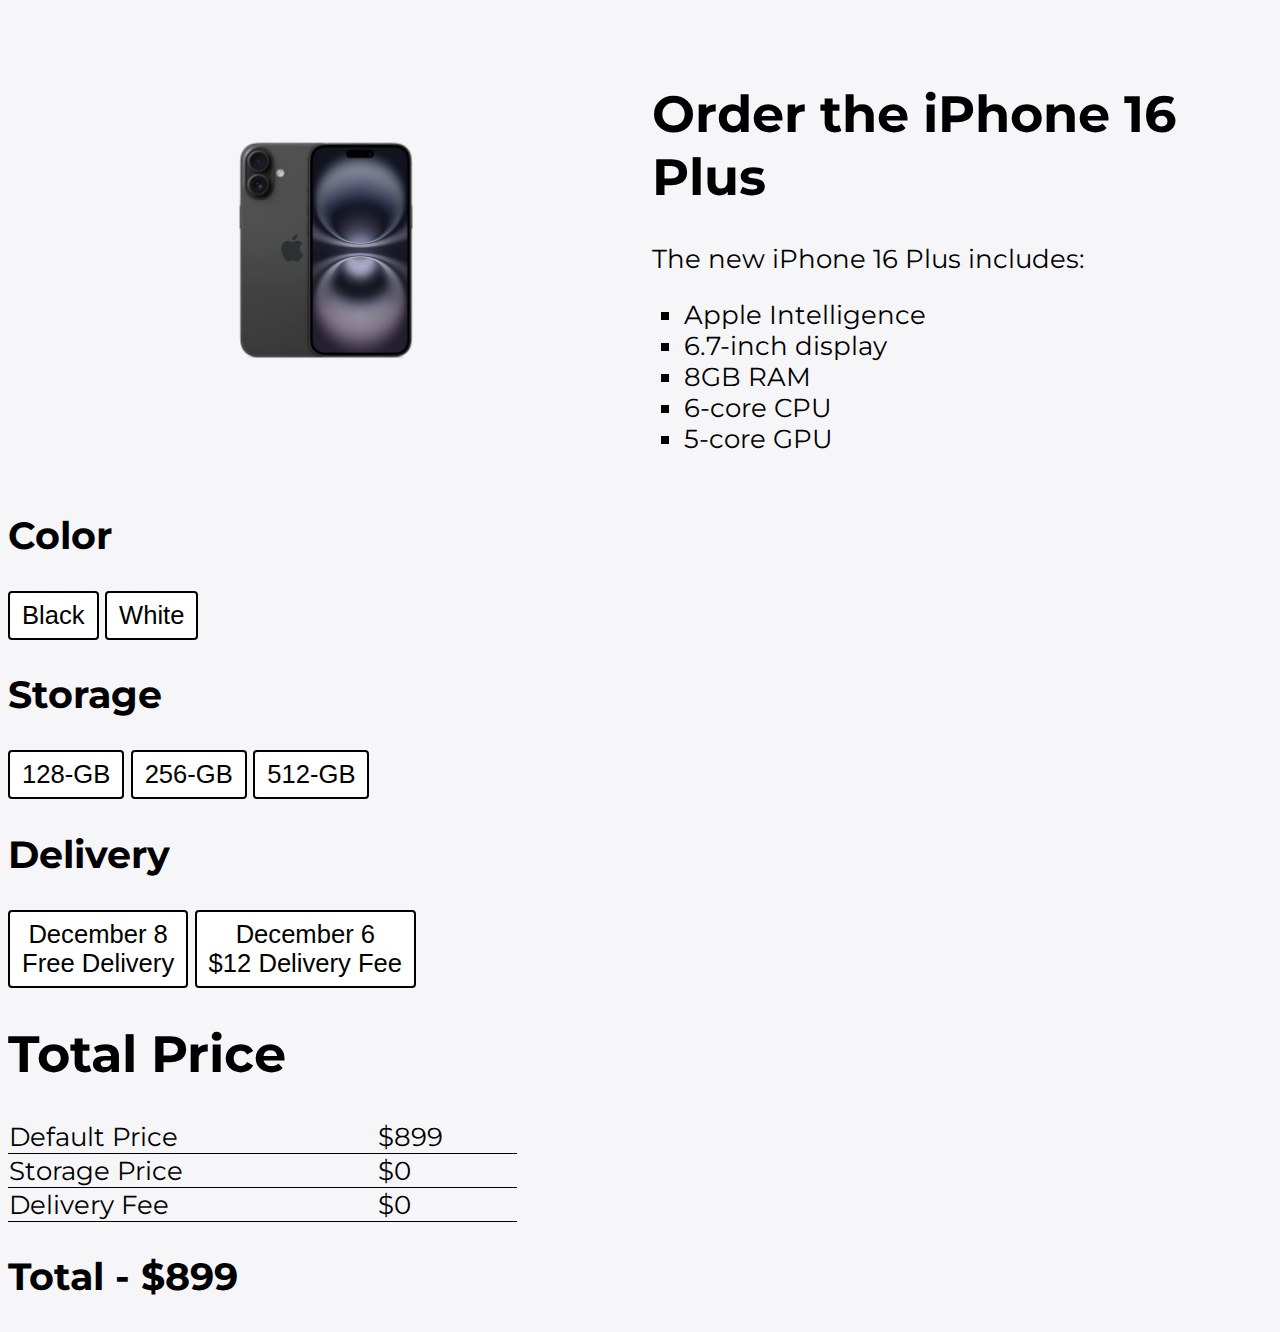
<file: index.html>
<!DOCTYPE html>
<html lang="en">
<head>
    <meta charset="UTF-8">
    <meta name="viewport" content="width=device-width, initial-scale=1.0">
    <title>Document</title>
    <link rel="stylesheet" href="styles.css">
    <link
    href="img/favicon-white.png"
    rel="icon"
    media="(prefers-color-scheme: dark)"
/>

    <link
    href="img/favicon-black.png"
    rel="icon"
    media="(prefers-color-scheme: light)"
/>

    <link rel="preconnect" href="https://fonts.googleapis.com">
    <link rel="preconnect" href="https://fonts.gstatic.com" crossorigin>
    <link href="https://fonts.googleapis.com/css2?family=Montserrat:ital@0;1&display=swap" rel="stylesheet">
</head>
<body>
    <main>


        <div class="l-product">

            <img src="img/iphone-16-plus-black.jpg" 
            alt="Iphone16 plus black"
            id = 'phone-image'
            >
    
            <div class="product__info theme-montserrat">
                <h1>Order the iPhone 16 Plus</h1>
                <p>The new iPhone 16 Plus includes:</p>
                <ul>
                    <li>Apple Intelligence</li>
                    <li>6.7-inch display</li>
                    <li>8GB RAM</li>
                    <li>6-core CPU</li>
                    <li>5-core GPU </li>
                </ul>
            </div>   

        </div>
        

        <div class="product__color">
            <h2 class="theme-montserrat">Color</h2>

            <button onclick="displayPhone('black')">Black</button>
            <button onclick="displayPhone('white')">White</button>
        </div>


        <div class="product__storage">
            <h2 class="theme-montserrat">Storage</h2>
            <button id="storage-price" onclick="getStoragePrice(100)">
                128-GB
            </button>

            <button id="storage-price" onclick="getStoragePrice(200)">
                256-GB
            </button>

            <button id="storage-price" onclick="getStoragePrice(300)">
                512-GB
            </button>
        </div>


        <div class="product__delivery">
            <h2 class="theme-montserrat">Delivery</h2>
            <button onclick="getDeliveryPrice(0)">
                December 8
                <br>
                Free Delivery
            </button>
            <button onclick="getDeliveryPrice(12)">
                December 6
                <br>
                $12 Delivery Fee
            </button>
        </div>

        <div class="product__table theme-montserrat">
            <h1>Total Price</h1>
            <table>
                <tbody>
                    <tr>
                        <td>Default Price</td>
                        <td>$899</td>
                    </tr>
                    <tr>
                        <!-- price will change according to what user selected -->
                        <td>Storage Price</td>
                        <td id="storagePrice">$0</td>
                    </tr>
                    <tr>
                        <!-- price will change according to what user selected -->
                        <td>Delivery Fee</td>
                        <td id="deliveryPrice">$0</td>
                    </tr>
                </tbody>
            </table>
        </div>

        <div class="total theme-montserrat">
            <h2 id="totalPrice">Total - </h2>
        </div>

    </main>
    <script src="js/script.js"></script>
</body>
</html>
</file>
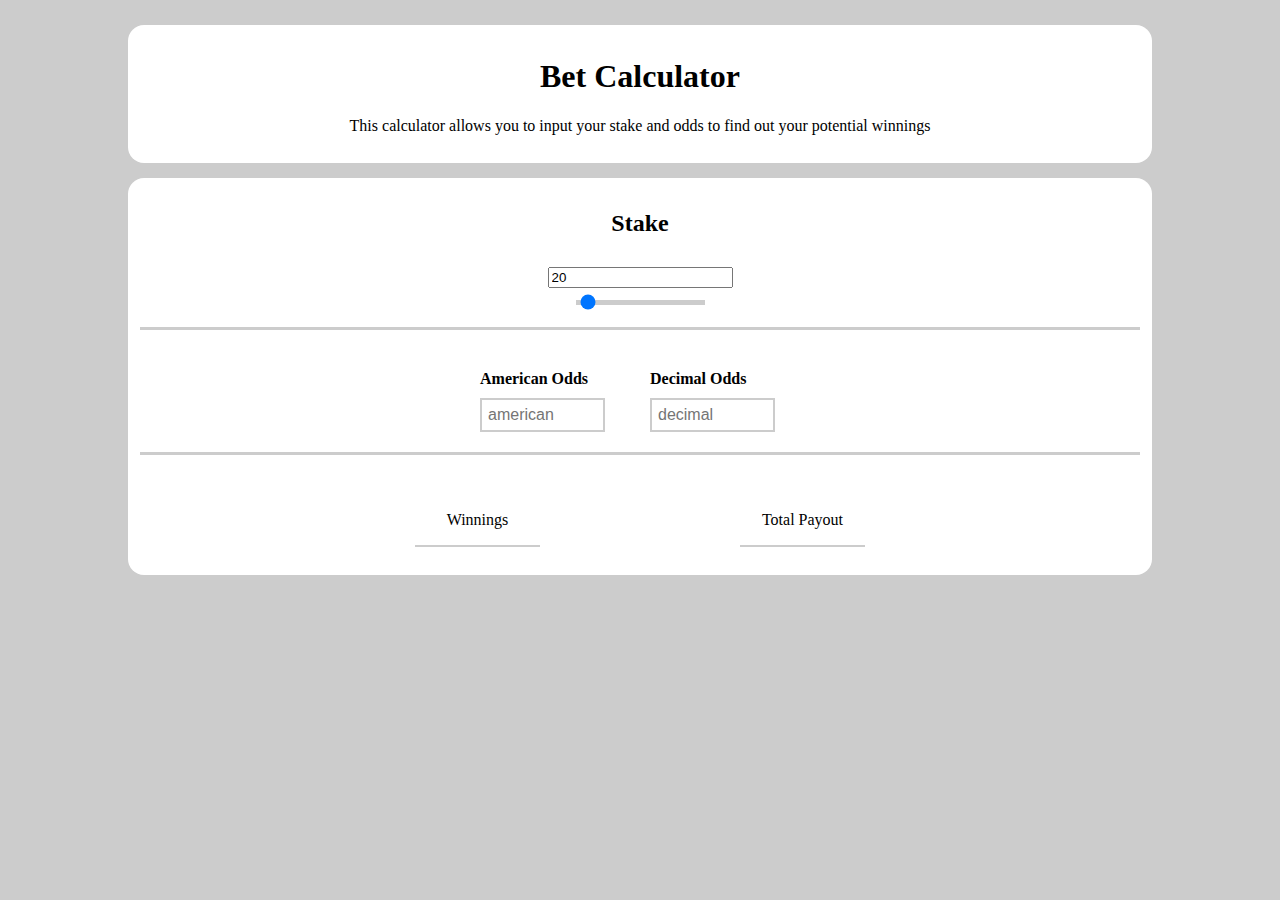
<file: bet-calculator/index.html>
<!DOCTYPE html>
<html lang="en">
<head>
    <meta charset="UTF-8">
    <meta name="viewport" content="width=device-width, initial-scale=1.0">
    <title>Bet Calculator</title>
    <link rel="stylesheet" href="style.css">
</head>
<body>

    <header>
        <h1>Bet Calculator</h1>
        <p>
            This calculator allows you to input your stake
            and odds to find out your potential winnings
        </p>
    </header>

    <main>
        <div class="l-inputs">
            <div class="input__money l-input__money">
                <h2>Stake</h2>
                <input type="text" 
                name="inputMoney" id="inputMoney" 
                inputmode="numeric" pattern="^\d*(\.\d{0,2})?$">

                <input
                type="range" name="moneyRange" id="moneyRange"
                min="1" max="500" value="20" class="input__money-slider">
            </div>
            <hr>
            <div class="input__odds l-input__odds">
                <div>
                    <p class="input__odds-title">American Odds</p>
                    <input
                    type="text" name="inputOdds" 
                    id="americanOdds" placeholder="american"
                    class="input-input__odds" inputmode="numeric" pattern="[+\-]\d*$">
                </div>

                <div>
                    <p class="input__odds-title">Decimal Odds</p>
                    <input 
                    type="text" name="inputOddsDecimal"
                    id="decimalOdds" placeholder="decimal"
                    class="input-input__odds" inputmode="numeric" pattern="^\d*(\.\d{0,10})?$">
                </div>
            </div>
        </div>
        <hr>
        <div class="l-result">
            <div class="result-winnings">
                <p>Winnings</p>
                <p id="winnings"></p>
            </div>
            <div class="result-payout">
                <p>Total Payout</p>
                <p id="payout"></p>
            </div>
        </div>
    </main>
    
    <script src="script.js"></script>
</body>
</html>
</file>
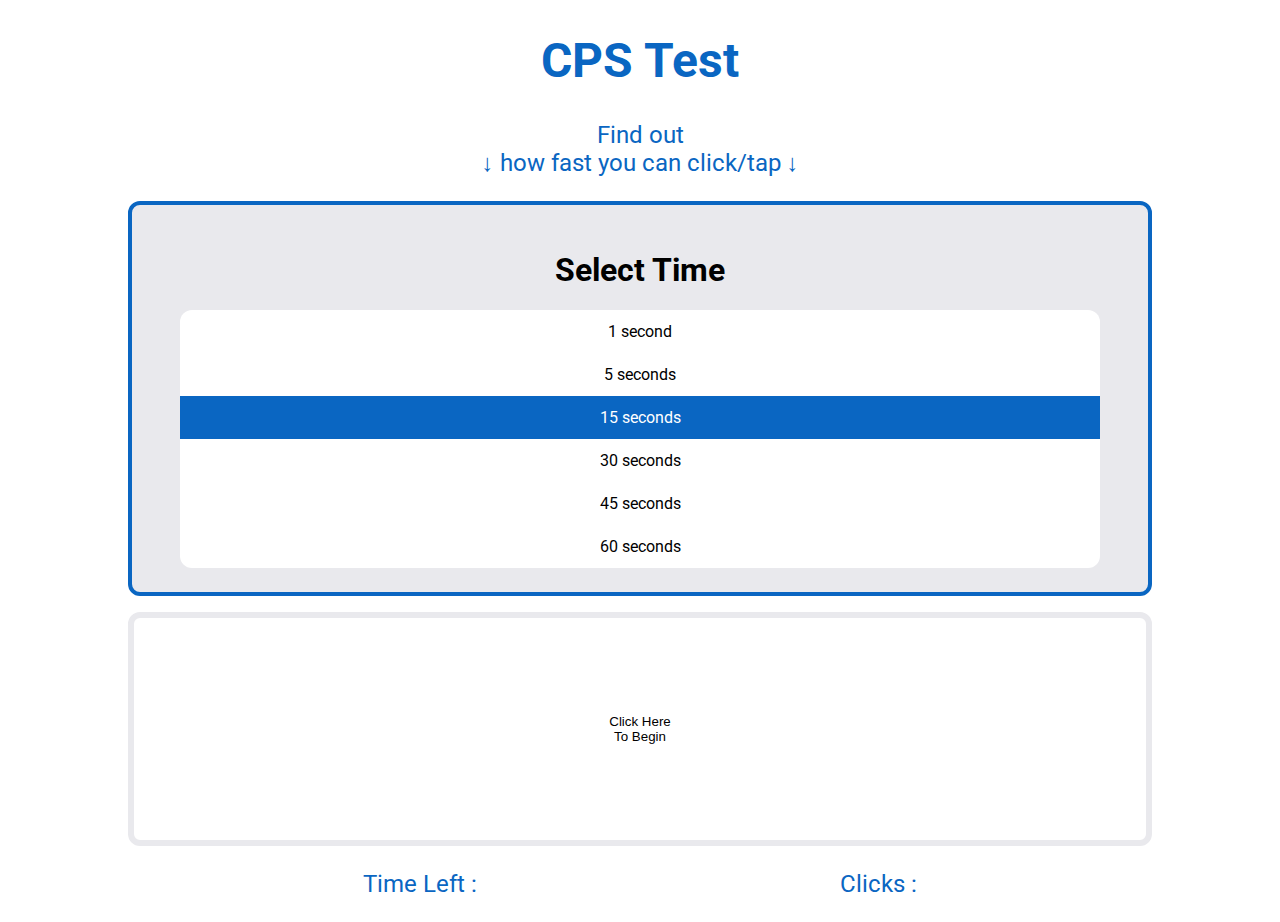
<file: cps-website/Index.html>
<!DOCTYPE html>
<html lang="en">
<head>
    <meta charset="UTF-8">
    <meta name="viewport" content="width=device-width, initial-scale=1.0">
    <title>CPS-Website</title>
    <link rel="stylesheet" href="style.css">
    <script src="scripts.js" defer></script>
    <!-- font -->
    <link rel="preconnect" href="https://fonts.googleapis.com">
    <link rel="preconnect" href="https://fonts.gstatic.com" crossorigin>
    <link href="https://fonts.googleapis.com/css2?family=Roboto&display=swap" rel="stylesheet">
</head>
<body>

    <header>
        <h1>CPS Test</h1>
        <p>
            Find out
            <br>
            ↓ how fast you can click/tap ↓
        </p>
    </header>

    <section id="time">

        <div class="time__container">

            <h1>Select Time</h1>

            <ul class="l-time__selection">

                <li class="time__option" id="1" onclick="active(event)"
                style="border-radius: 12px 12px 0 0;">1 second</li>

                <li class="time__option" id="5" onclick="active(event)"
                >5 seconds</li>
    
                <li class="time__option is-active" id="15" onclick="active(event)"
                >15 seconds</li>
    
                <li class="time__option" id="30" onclick="active(event)"
                >30 seconds</li>
    
                <li class="time__option" id="45" onclick="active(event)"
                >45 seconds</li>
    
                <li class="time__option" id="60" onclick="active(event)"
                style="border-radius: 0 0 12px 12px;">60 seconds</li>

            </ul>

        </div>

    </section>

    <section id="click">
        
        <button type="button"
            class="click__button"
            id="cps"
            onclick="getCPS() ; timer()">Click Here <br> To Begin</button>

        <div class="l-click__stats">
            <p>Time Left : <span id="timeLeft"></span></p>
            <p>Clicks : <span id="totalClicks"></span></p>
        </div>

    </section>

</body>
</html>
</file>
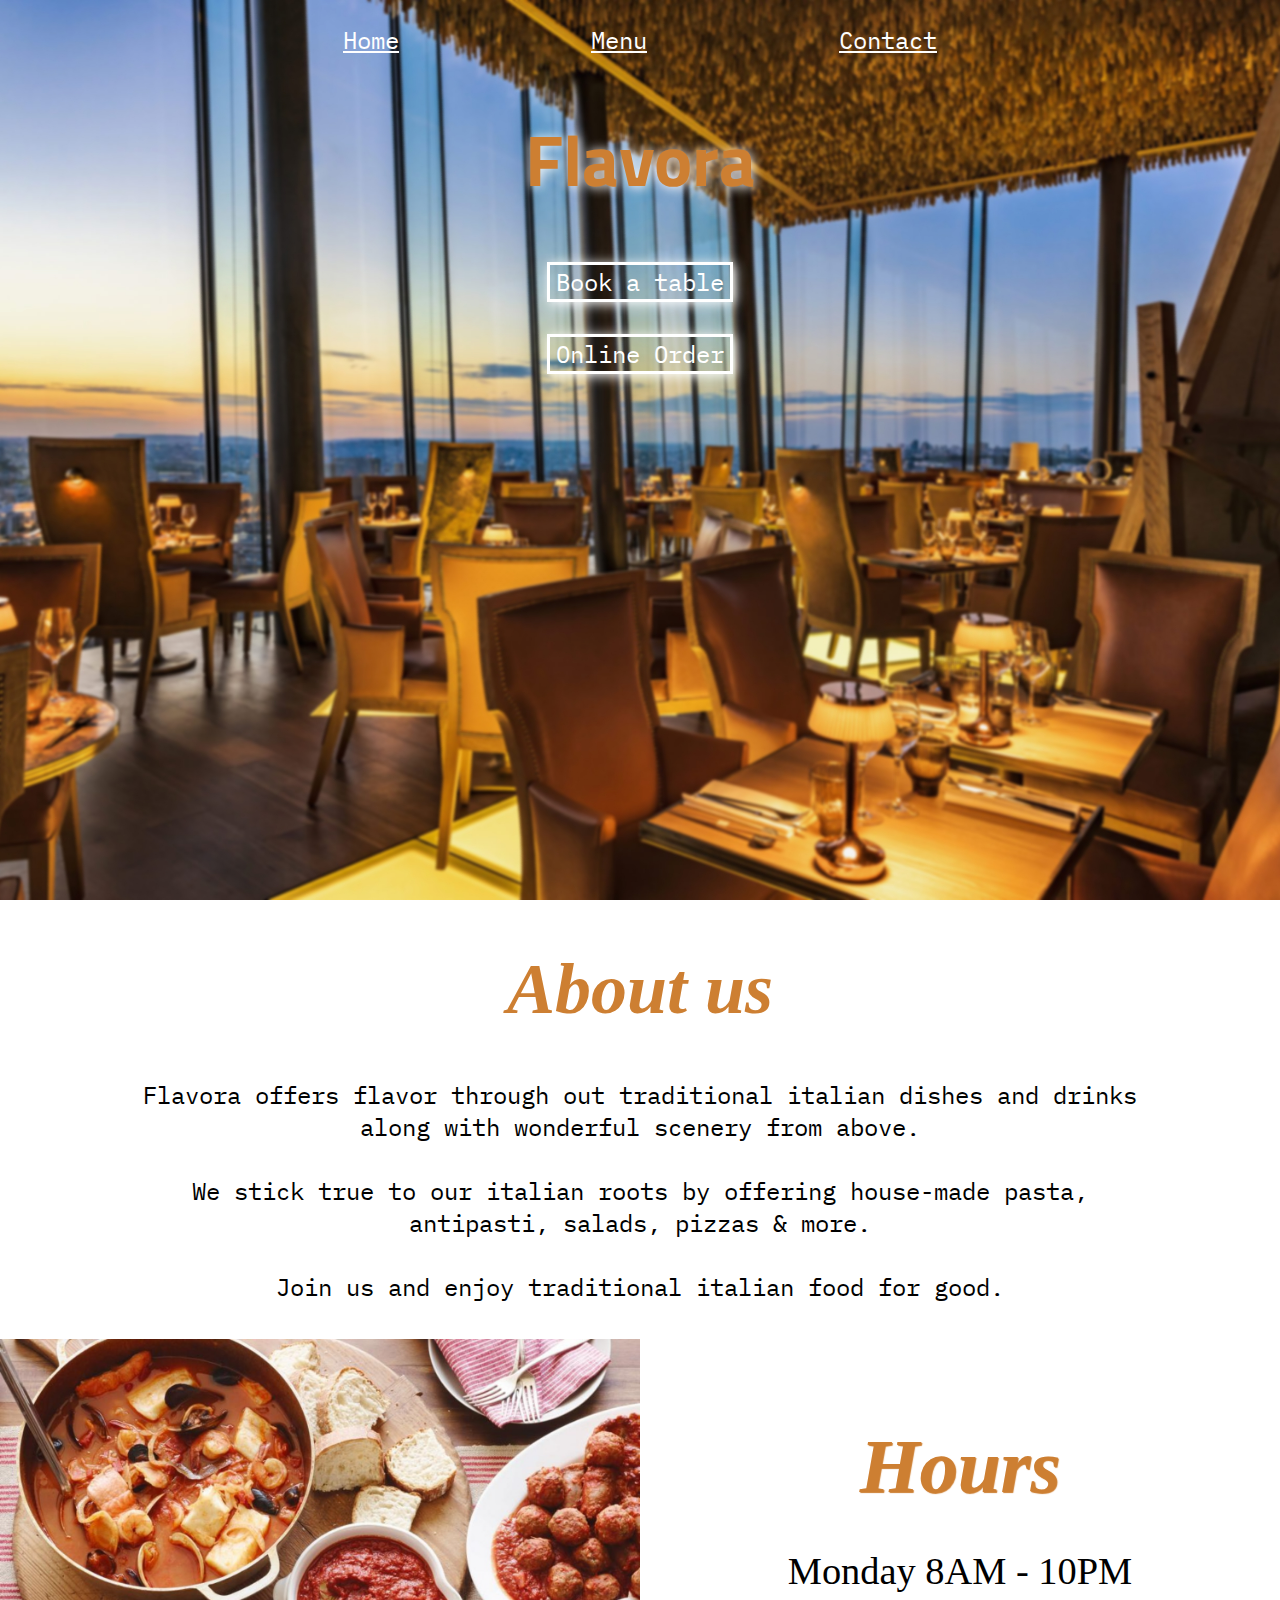
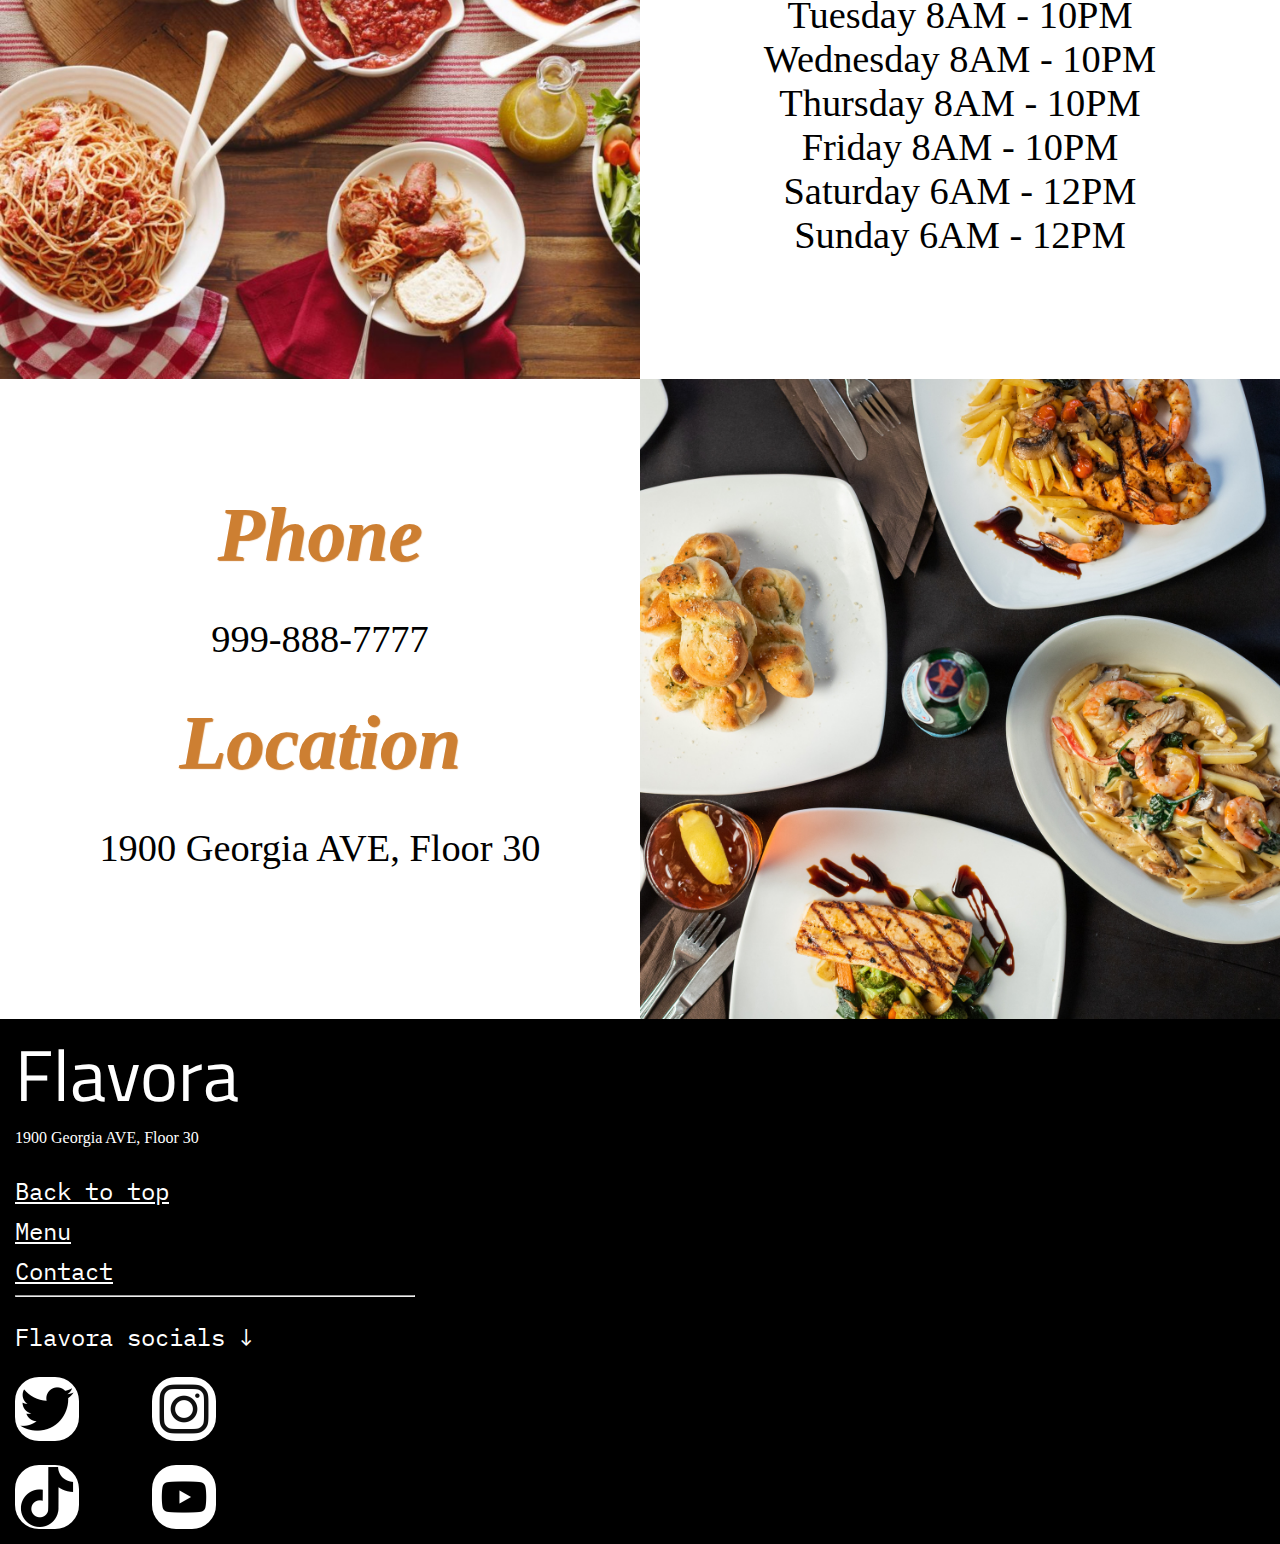
<file: flavora-restaurant/Index.html>
<!DOCTYPE html>
<html lang="en">
<head>
    <meta charset="UTF-8">
    <meta name="viewport" content="width=device-width, initial-scale=1.0">
    <title>Flavora</title>

    <link rel="stylesheet" href="styles.css">
    <link rel="stylesheet" href="themes.css">

    <!-- font1 -->
    <link rel="preconnect" href="https://fonts.googleapis.com">
    <link rel="preconnect" href="https://fonts.gstatic.com" crossorigin>
    <link href="https://fonts.googleapis.com/css2?family=Titillium+Web&display=swap" rel="stylesheet">

    <!-- font2 -->
    <link rel="preconnect" href="https://fonts.googleapis.com">
    <link rel="preconnect" href="https://fonts.gstatic.com" crossorigin>
    <link href="https://fonts.googleapis.com/css2?family=IBM+Plex+Mono&display=swap" rel="stylesheet">

    <!-- font3 -->
    <link rel="preconnect" href="https://fonts.googleapis.com">
    <link rel="preconnect" href="https://fonts.gstatic.com" crossorigin>
    <link href="https://fonts.googleapis.com/css2?family=Space+Mono:ital@1&display=swap" rel="stylesheet">


</head>
<body>



    <section class="hero">

        <nav class="hero__nav font-IBM font-size-2">
            <a href="" class="size--Increase dropDown--slow">Home</a>
            <a href="" class="size--Increase dropDown--slow">Menu</a>
            <a href="" class="size--Increase dropDown--slow">Contact</a>
        </nav>


        <h1 class="fadeIn--normal font-Titillium font-size-4">
            Flavora
        </h1>

        <nav class="hero__button__container">
            <button class="size--Increase size--Decrease fadeIn--slow font-IBM font-size-2">
                Book a table
            </button>

            <button class="size--Increase size--Decrease fadeIn--slow font-IBM font-size-2">
                Online Order
            </button>
        </nav>


    </section>


    <section class="about">
        <h1 class="fadeIn--slow font-size-4">About us</h1>

        <p class="fadeIn--slow font-IBM font-size-2">
            Flavora offers flavor through out traditional
            italian dishes and drinks along with wonderful
            scenery from above.
            <br> <br>
            We stick true to our italian roots by offering
            house-made pasta, antipasti, salads, pizzas & more.
            <br> <br>
            Join us and enjoy traditional italian food for good.
        </p>
    </section>


    <section class="gallery">
        <img 
        src="Images/Gallery-Images/Gallery-Image1-Default.jpeg" 
        alt="Food-Image1"
        srcset="
        Images/Gallery-Images/Gallery-Image1-800w.jpeg 800w,
        Images/Gallery-Images/Gallery-Image1-Default.jpeg 1500w,
        "
        loading="lazy">
            

        <img src="Images/Gallery-Images/Gallery-Image2-Default.jpg"
            alt="Food Image 2" 
            srcset="
            Images/Gallery-Images/Gallery-Image2-800w.jpg 800w,
            Images/Gallery-Images/Gallery-Image2-Default.jpg 1500w,
            "
            class="gallery__image2"
            loading="lazy">

        <div class="gallery__hours">
            <h1>Hours</h1>
            <p>
                Monday 8AM - 10PM
                <br>
                Tuesday 8AM - 10PM
                <br>
                Wednesday 8AM - 10PM
                <br>
                Thursday 8AM - 10PM
                <br>
                Friday 8AM - 10PM
                <br>
                Saturday 6AM - 12PM
                <br>
                Sunday 6AM - 12PM
            </p>
        </div>


        <div class="gallery__extra">
            <h1>Phone</h1>
            <p>999-888-7777</p>

            <h1>Location</h1>
            <p>1900 Georgia AVE, Floor 30</p>
        </div>
    </section>


    <footer>
        <p>
            <span class="font-Titillium font-size-4">
                Flavora
            </span>
            <br>
            1900 Georgia AVE, Floor 30
        </p>

        <nav class="footer__nav font-IBM font-size-2">
            <a href="Index.html">Back to top</a>
            <a href="">Menu</a>
            <a href="">Contact</a>
        </nav>

        <hr>

        <p class="footer__nav font-IBM font-size-2">
            Flavora socials ↓
        </p>

        <div class="footer__icon-container">

            <a href="twitter-link">
                <div class="footer__icon footer__icon1 size--Increase"></div>
            </a>
            <a href="instagram-link">
                <div class="footer__icon footer__icon2 size--Increase"></div>
            </a>
            <a href="tiktok-link">
                <div class="footer__icon footer__icon3 size--Increase"></div>
            </a>
            <a href="youtube-link">
                <div class="footer__icon footer__icon4 size--Increase"></div>
            </a>
        </div>

    </footer>


</body>
</html>
</file>
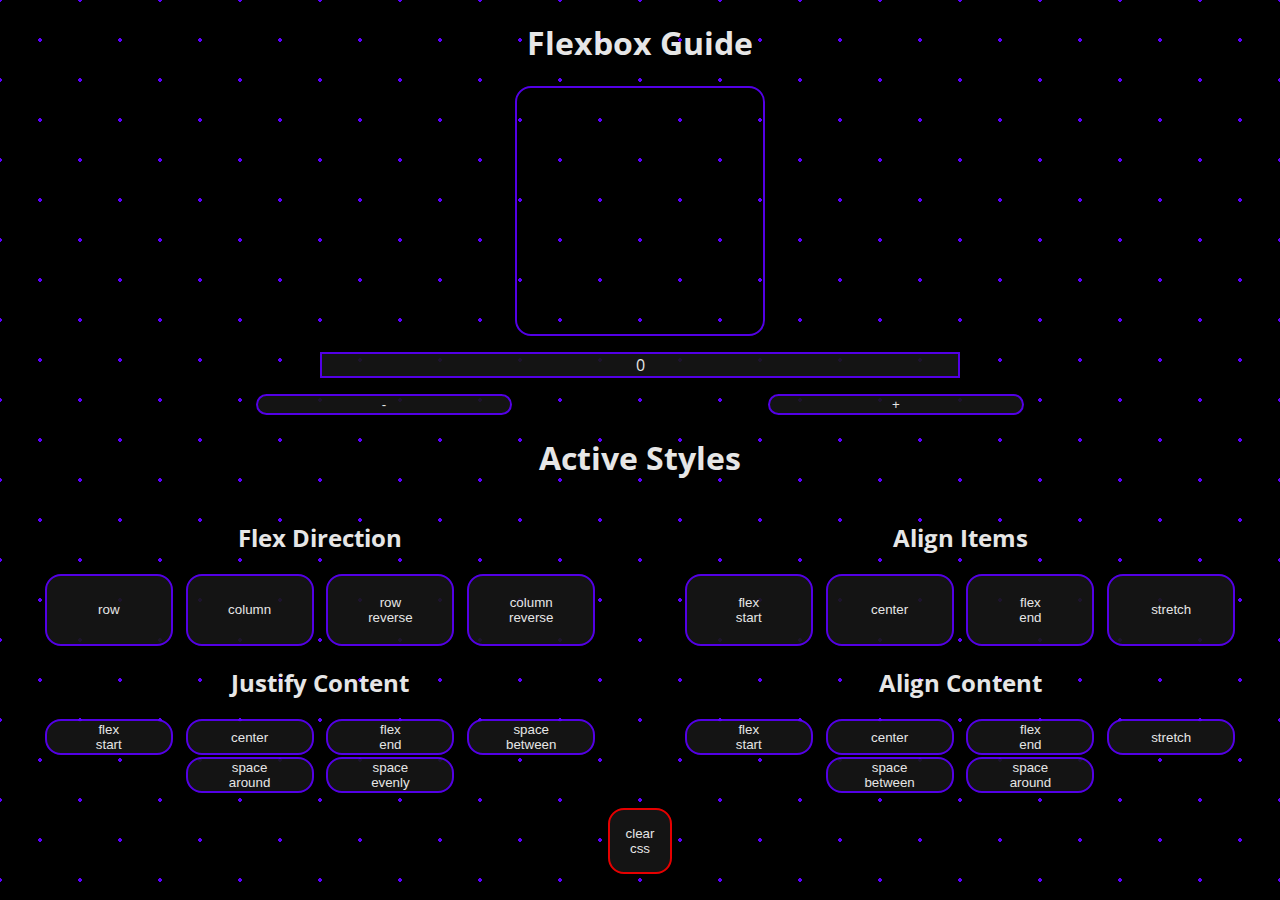
<file: flexbox-giude/index.html>
<!DOCTYPE html>
<html lang="en">
<head>
    <meta charset="UTF-8">
    <meta name="viewport" content="width=device-width, initial-scale=1.0">
    <title>Flexbox Guide</title>
    <link rel="stylesheet" href="styles.css">
    <script src="scripts.js"></script>
    <link rel="preconnect" href="https://fonts.googleapis.com">
    <link rel="preconnect" href="https://fonts.gstatic.com" crossorigin>
    <link href="https://fonts.googleapis.com/css2?family=Open+Sans&display=swap" rel="stylesheet">
</head>
<body>
    <section id="section1">
        <div class="section1__container">
            <h1>Flexbox Guide</h1>

            <div id="divFlex" class="section1__element__container">
            </div>

            <p class="section1__number" id="numItem">0</p>

            <div class="section1__buttons">
                <button type="button" class="section1__button button-style1" onclick="numDecrease()">-</button>
                <button type="button" class="section1__button button-style1" onclick="numIncrease()">+</button>
            </div>

            <h1>Active Styles</h1>
            <p id="containerFlexDirection"></p>
            <p id="containerAlignItems"></p>
            <p id="containerJustifyContent"></p>
            <p id="containerAlignContent"></p>
        </div>
    </section>

    <section id="section2">
        <div class="section2__container l-section2">
            <h2>Flex Direction</h2>
            <div class="l-section2__buttons l-section2-griditem2">
                <button 
                type="button" 
                class="button-style1"
                onclick="directionRow()">row</button>
                
                <button 
                type="button" 
                class="button-style1"
                onclick="directionColumn()">column</button>
                
                <button 
                type="button"
                class="button-style1"
                onclick="directionRowReverse()">row <br> reverse</button>
                
                
                <button 
                type="button"
                class="button-style1"
                onclick="directionColumnReverse()">column <br> reverse</button>
            </div>
    
            <h2>Align Items</h2>
            <div class="l-section2__buttons l-section2-griditem4">
                <button
                type="button"
                class="button-style1"
                onclick="alignitemsStart()">flex <br> start</button>
    
                <button
                type="button"
                class="button-style1"
                onclick="alignitemsCenter()">center</button>
    
                <button
                type="button"
                class="button-style1"
                onclick="alignitemsEnd()">flex <br> end</button>
    
                <button
                type="button"
                class="button-style1"
                onclick="alignitemsStretch()">stretch</button>
            </div>
    
            <h2>Justify Content</h2>
            <div class="l-section2__buttons l-section2-griditem6">
                <button 
                type="button"
                class="button-style1"
                onclick="justifycontentStart()">flex <br> start</button>
    
                <button 
                type="button"
                class="button-style1"
                onclick="justifycontentCenter()">center</button>
    
                <button 
                type="button"
                class="button-style1"
                onclick="justifycontentEnd()">flex <br> end</button>
    
                <button 
                type="button"
                class="button-style1"
                onclick="justifycontentBetween()">space <br> between</button>
    
                <button 
                type="button"
                class="button-style1"
                onclick="justifycontentAround()">space <br> around</button>
    
                <button 
                type="button"
                class="button-style1"
                onclick="justifycontentEvenly()">space <br> evenly</button>
            </div>
    
            <h2>Align Content</h2>
            <div class="l-section2__buttons l-section2-griditem8">
                <button 
                type="button"
                class="button-style1"
                onclick="aligncontentStart()">flex <br> start</button>
    
                <button 
                type="button"
                class="button-style1"
                onclick="aligncontentCenter()">center</button>
    
                <button 
                type="button"
                class="button-style1"
                onclick="aligncontentEnd()">flex <br> end</button>
    
                <button 
                type="button"
                class="button-style1"
                onclick="aligncontentStretch()">stretch</button>
    
                <button 
                type="button"
                class="button-style1"
                onclick="aligncontentBetween()">space <br> between</button>
    
                <button 
                type="button"
                class="button-style1"
                onclick="aligncontentAround()">space <br> around</button>
            </div>

        </div>

        <button 
        type="button"
        class="button-style2"
        onclick="clearClasses()">
            clear <br> css </button>

    </section>
</body>
</html>
</file>
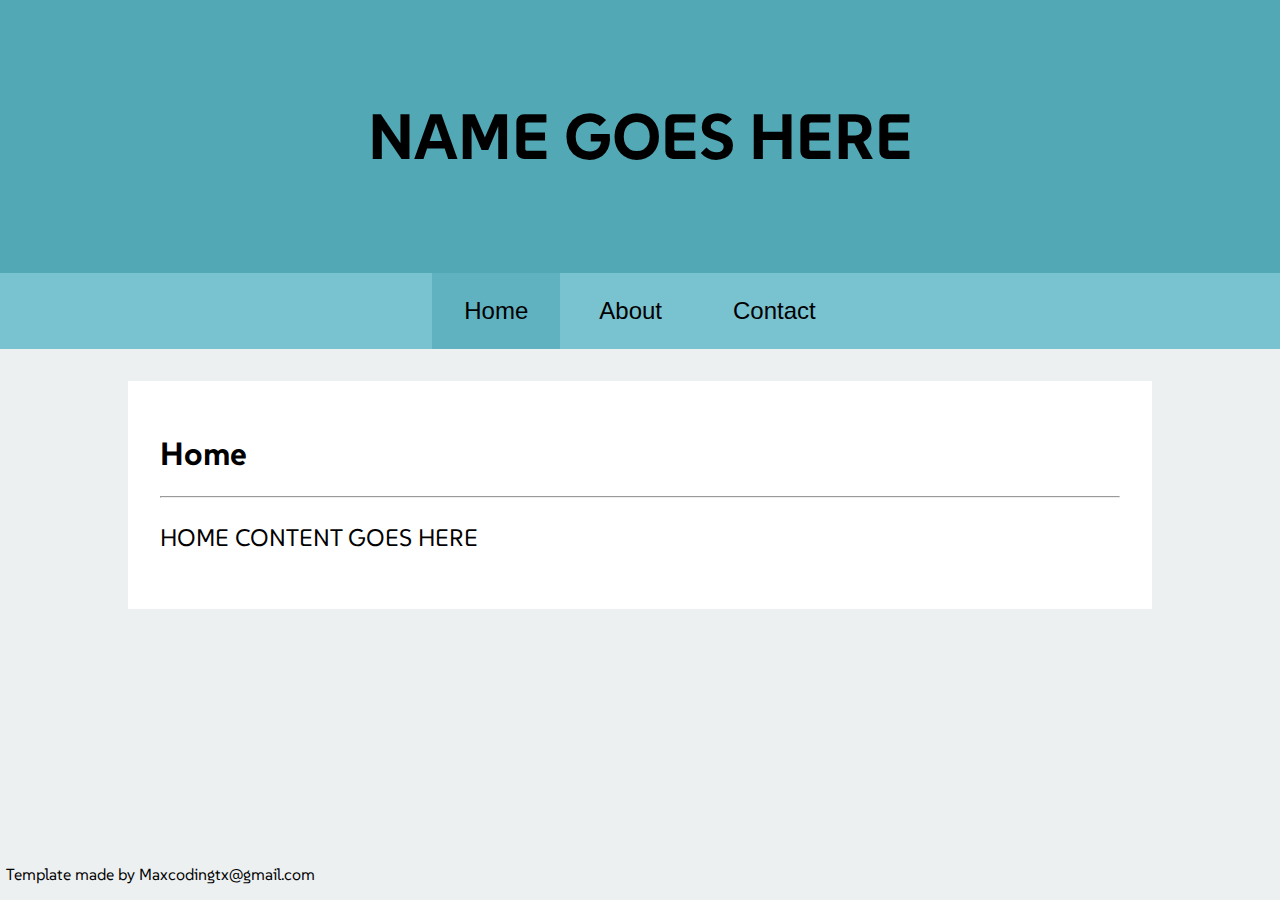
<file: html-basic-template/index.html>
<!DOCTYPE html>
<html lang="en">
<head>
    <meta charset="UTF-8">
    <meta name="viewport" content="width=device-width, initial-scale=1.0">
    <title>Document</title>
    <link rel="stylesheet" href="styles.css">
    <link rel="stylesheet" href="themes.css">
    <script src="scripts.js"></script>
    
    <!-- font lined below -->
    <link rel="preconnect" href="https://fonts.googleapis.com">
    <link rel="preconnect" href="https://fonts.gstatic.com" crossorigin>
    <link href="https://fonts.googleapis.com/css2?family=SUSE&display=swap" rel="stylesheet">
</head>
<body>

    <header id="header">

        <!-- main header of website -->
        <h1>NAME GOES HERE</h1>

        <nav class="l-nav">
            <!-- Tabs which display the main content of website -->
            <!-- if you want to change the tab names appropriately, read the README file -->
            <button class="tabLink" id="homeLink" onclick="openTab(event, 'Home')">Home</button>
            <button class="tabLink" onclick="openTab(event, 'About')">About</button>
            <button class="tabLink" onclick="openTab(event, 'Contact')">Contact</button>
        </nav>

    </header>
    
    <!-- Below are the containers to the main content of website -->
    <!-- 
    You may edit the text within the 'h1' and 'p' tags
    If you want to change anything else, refer to the README
    -->
    <main>
        <div id="Home" class="tabContent">
            <h1>Home</h1>
            <hr>
            <p>HOME CONTENT GOES HERE</p>
        </div>

        <div id="About" class="tabContent">
            <h1>About</h1>
            <hr>
            <p>HOME CONTENT GOES HERE</p>
        </div>

        <div id="Contact" class="tabContent">
            <h1>Contact</h1>
            <hr>
            <p>HOME CONTENT GOES HERE</p>
        </div>
    </main>

    <footer>
        <p>Template made by Maxcodingtx@gmail.com</p>
    </footer>
    
</body>
</html>
</file>
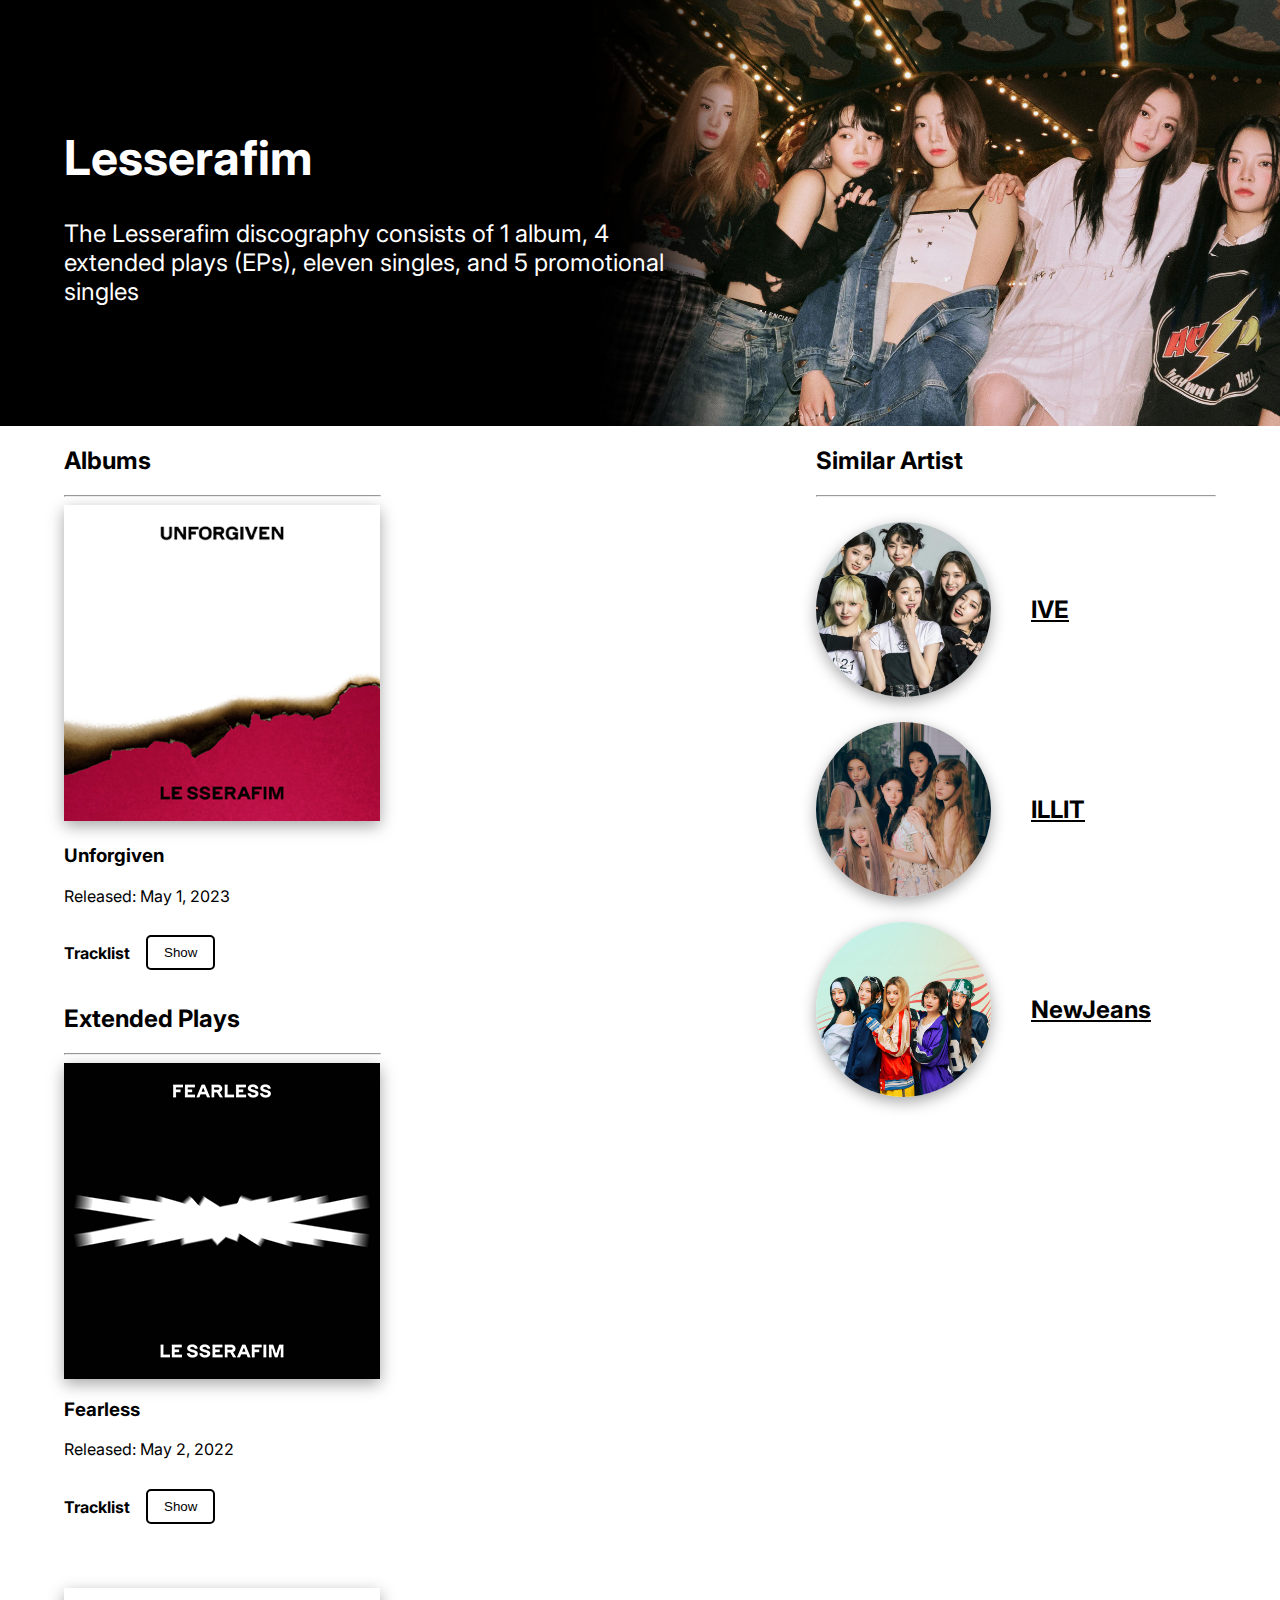
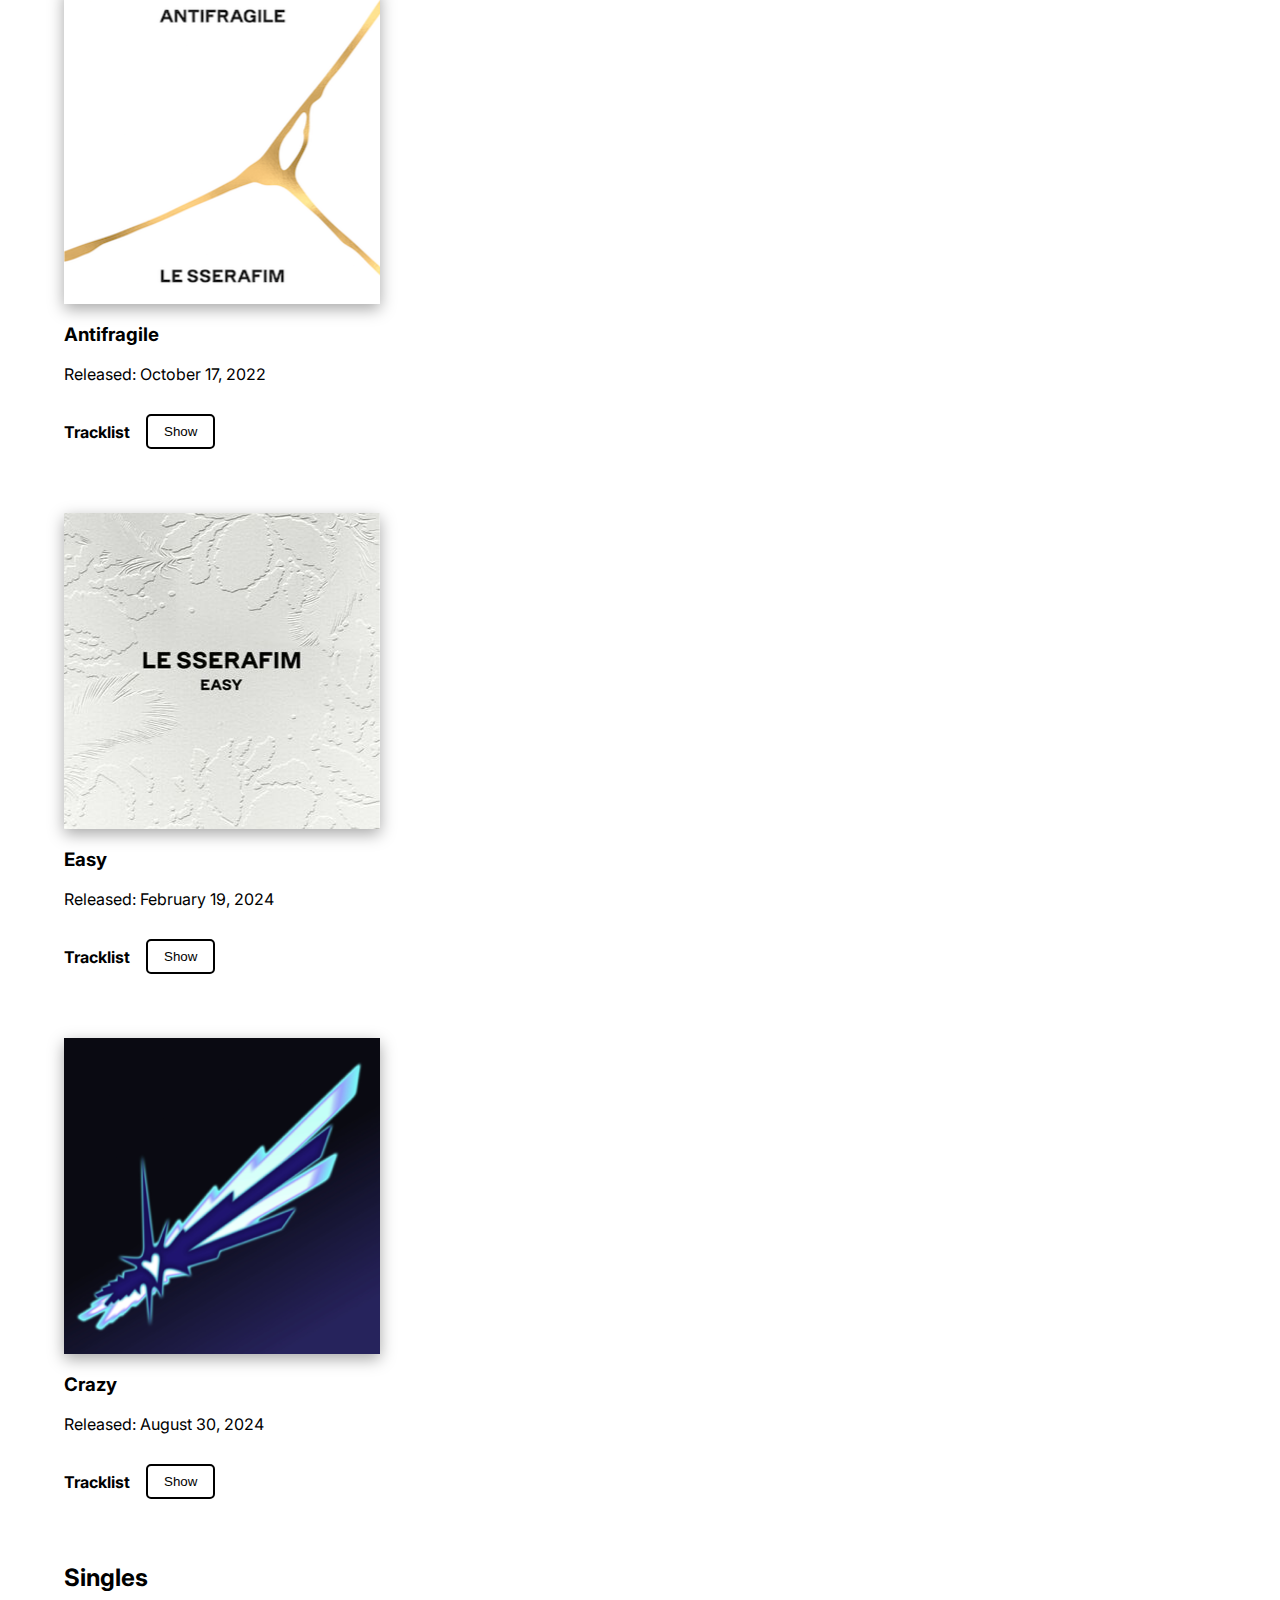
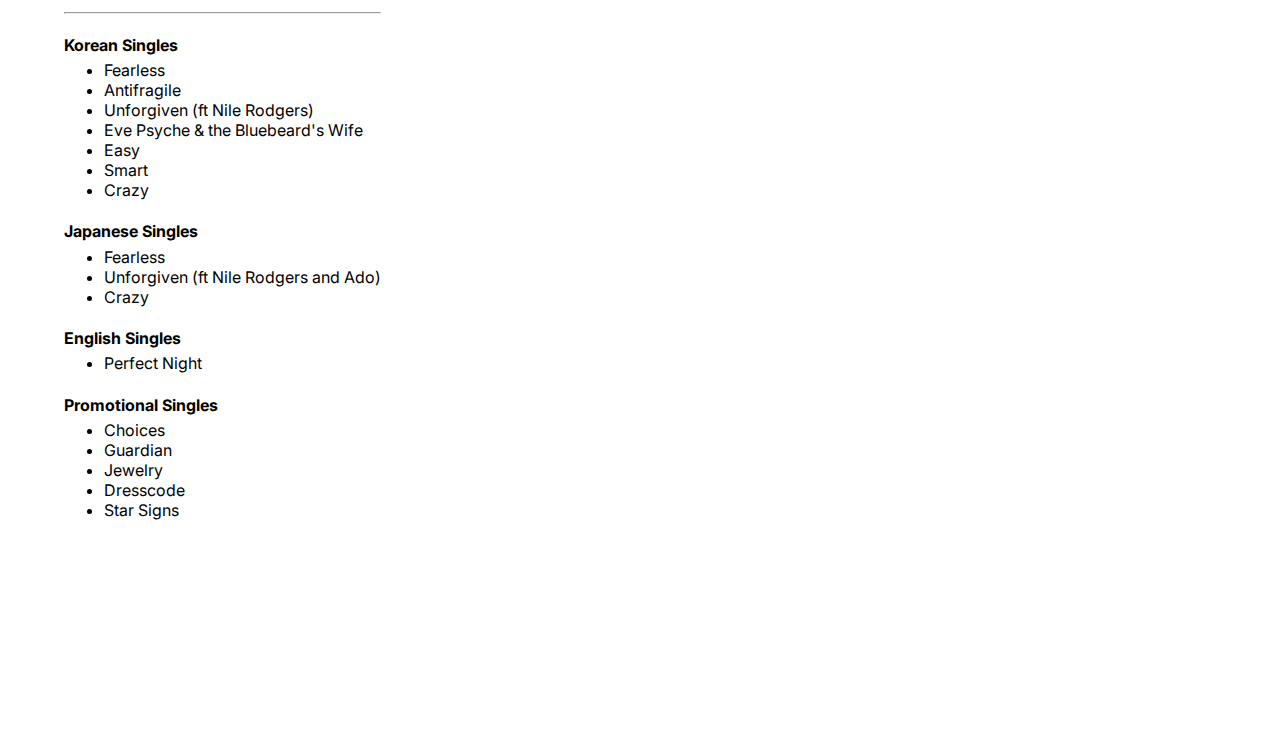
<file: lesserafim-discography/index.html>
<!DOCTYPE html>
<html lang="en">
<head>
    <meta charset="UTF-8">
    <meta name="viewport" content="width=device-width, initial-scale=1.0">
    <title>Discography</title>
    <link rel="stylesheet" href="css/styles.css">
    <link rel="stylesheet" href="css/media-queries.css">
    <link rel="stylesheet" href="css/themes.css">
    <link rel="stylesheet" href="css/animations.css">

    <link rel="icon" type="image/png" href="favicons/favicon-96x96.png" sizes="96x96" />
    <link rel="icon" type="image/svg+xml" href="favicons/favicon.svg" />
    <link rel="shortcut icon" href="favicons/favicon.ico" />
    <link rel="apple-touch-icon" sizes="180x180" href="favicons/apple-touch-icon.png" />
    <meta name="apple-mobile-web-app-title" content="Discography" />
    <link rel="manifest" href="favicons/site.webmanifest" />
    
    <link rel="preconnect" href="https://fonts.googleapis.com">
    <link rel="preconnect" href="https://fonts.gstatic.com" crossorigin>
    <link href="https://fonts.googleapis.com/css2?family=Inter:opsz@14..32&display=swap" rel="stylesheet">
</head>
<body>

    <header>
        <div class="container">
            <div class="header__heading">
                <h1>Lesserafim</h1>
                <p>
                    The Lesserafim discography consists of 1 album, 4 extended plays (EPs),
                    eleven singles, and 5 promotional singles
                </p>
            </div>
        </div>
    </header>

    <main>
        <div class="container l-main">
            <section class="discography">

                <!-- Album here -->
                <div class="discography__album">
                    <h2>Albums</h2>
                    <hr>
                    <div class="discography__album-info">
                        <img src="img/album-unforgiven.png" alt="Album 1" 
                        class="box-shadow-theme">
                        <h3>Unforgiven</h3>
                        <p>Released: May 1, 2023</p>
    
                        <div class="discography__tracklist-container">
                            <div class="l-discography__tracklist-header">
                                <h4>Tracklist</h4>
                                <button class="button discography__tracklist-button" data-track="trackList1">Show</button>
                            </div>
    
                            <ol class="discography__tracklist-list" id="trackList1">
                                <li>The World Is My Oyster</li>
                                <li>Fearless</li>
                                <li>Blue Flame</li>
                                <li>The Hydra</li>
                                <li>Antifragile</li>
                                <li>Impurities</li>
                                <li>Burn the Bridge</li>
                                <li>Unforgiven</li>
                                <li>No-Return</li>
                                <li>Eve, Psyche & the Bluebeard's Wife</li>
                                <li>Fearnot</li>
                                <li>Flash Foward</li>
                                <li>Fire in the Belly</li>
                            </ol>
                        </div>
                    </div>
                </div>

                <!-- Extended Plays here -->
                <section class="EPs">
                    <h2>Extended Plays</h2>
                    <hr>
                    
                    <!-- Fearless EP -->
                    <div class="discography__ep">
                        <div class="box-shadow-theme ep__image"></div>
                        <h3>Fearless</h3>
                        <p>Released: May 2, 2022</p>
    
                        <div class="discography__tracklist">
                            <div class="l-discography__tracklist-header">
                                <h4>Tracklist</h4>
                                <button class="button discography__tracklist-button" id="button" data-track="trackList2">Show</button>
                            </div>
    
                            <ol class="discography__tracklist-list" id="trackList2">
                                <li>The World Is My Oyster</li>
                                <li>Fearless</li>
                                <li>Blue Flame</li>
                                <li>The Great Mermaid</li>
                                <li>Sour Grapes</li>
                            </ol>
                        </div>
                    </div>

                    <!-- Antifragile EP -->
                    <div class="discography__ep">
                        <div class="box-shadow-theme ep__image ep__image--2"></div>
                        <h3>Antifragile</h3>
                        <p>Released: October 17, 2022</p>
    
                        <div class="discography__tracklist">
                            <div class="l-discography__tracklist-header">
                                <h4>Tracklist</h4>
                                <button class="button discography__tracklist-button" id="button" data-track="trackList3">Show</button>
                            </div>
    
                            <ol class="discography__tracklist-list" id="trackList3">
                                <li>The Hydra</li>
                                <li>Antifragile</li>
                                <li>Impurities</li>
                                <li>No Celestial</li>
                                <li>Good Parts</li>
                            </ol>
                        </div>
                    </div>

                    <!-- Easy EP -->
                    <div class="discography__ep">
                        <div class="box-shadow-theme ep__image ep__image--3"></div>
                        <h3>Easy</h3>
                        <p>Released: February 19, 2024</p>
    
                        <div class="discography__tracklist">
                            <div class="l-discography__tracklist-header">
                                <h4>Tracklist</h4>
                                <button class="button discography__tracklist-button" id="button" data-track="trackList4">Show</button>
                            </div>
    
                            <ol class="discography__tracklist-list" id="trackList4">
                                <li>Good Bones</li>
                                <li>Easy</li>
                                <li>Swan Song</li>
                                <li>Smart</li>
                                <li>We Got So Much</li>
                            </ol>
                        </div>
                    </div>

                    <!-- Crazy EP -->
                    <div class="discography__ep">
                        <div class="box-shadow-theme ep__image ep__image--4"></div>
                        <h3>Crazy</h3>
                        <p>Released: August 30, 2024</p>
    
                        <div class="discography__tracklist">
                            <div class="l-discography__tracklist-header">
                                <h4>Tracklist</h4>
                                <button class="button discography__tracklist-button" id="button" data-track="trackList5">Show</button>
                            </div>
    
                            <ol class="discography__tracklist-list" id="trackList5">
                                <li>Chasing Lightning</li>
                                <li>Crazy</li>
                                <li>Pierrot</li>
                                <li>1-800-Hot-N-Fun</li>
                                <li>Crazier</li>
                            </ol>
                        </div>
                    </div>
                </section>

                <!-- Singles here -->
                <div class="singles-container">
                    <h2>Singles</h2>
                    <hr> 
                    <div class="singles__tracklist-container">

                        <h4>Korean Singles</h4>
                        <ul class="singles-list">
                            <li>Fearless</li>
                            <li>Antifragile</li>
                            <li>Unforgiven (ft Nile Rodgers)</li>
                            <li>Eve Psyche & the Bluebeard's Wife</li>
                            <li>Easy</li>
                            <li>Smart</li>
                            <li>Crazy</li>
                        </ul>

                        <h4>Japanese Singles</h4>
                        <ul class="singles-list">
                            <li>Fearless</li>
                            <li>Unforgiven (ft Nile Rodgers and Ado)</li>
                            <li>Crazy</li>
                        </ul>

                        <h4>English Singles</h4>
                        <ul class="singles-list">
                            <li>Perfect Night</li>
                        </ul>
                        <h4>Promotional Singles</h4>
                        <ul class="singles-list">
                            <li>Choices</li>
                            <li>Guardian</li>
                            <li>Jewelry</li>
                            <li>Dresscode</li>
                            <li>Star Signs</li>
                        </ul>
                    </div>
                </div>

            </section>

            <aside class="Similar">
                <h2>Similar Artist</h2>
                <hr>

                <div class="artist-container l-artist-container">
                    <div class="artist l-artist">
                        <div class="artist__image box-shadow-theme"></div>
                        <h3><a href="" class="artist__link">IVE</a></h3>
                    </div>
                    <div class="artist l-artist">
                        <div class="artist__image artist__image--2 box-shadow-theme"></div>
                        <h3><a href="" class="artist__link">ILLIT</a></h3>
                    </div>
                    <div class="artist l-artist">
                        <div class="artist__image artist__image--3 box-shadow-theme"></div>
                        <h3><a href="" class="artist__link">NewJeans</a></h3>
                    </div>
                </div>

            </aside>
        </div>
    </main>

    <script src="/lesserafim-discography/scripts.js"></script>
    
</body>
</html>
</file>
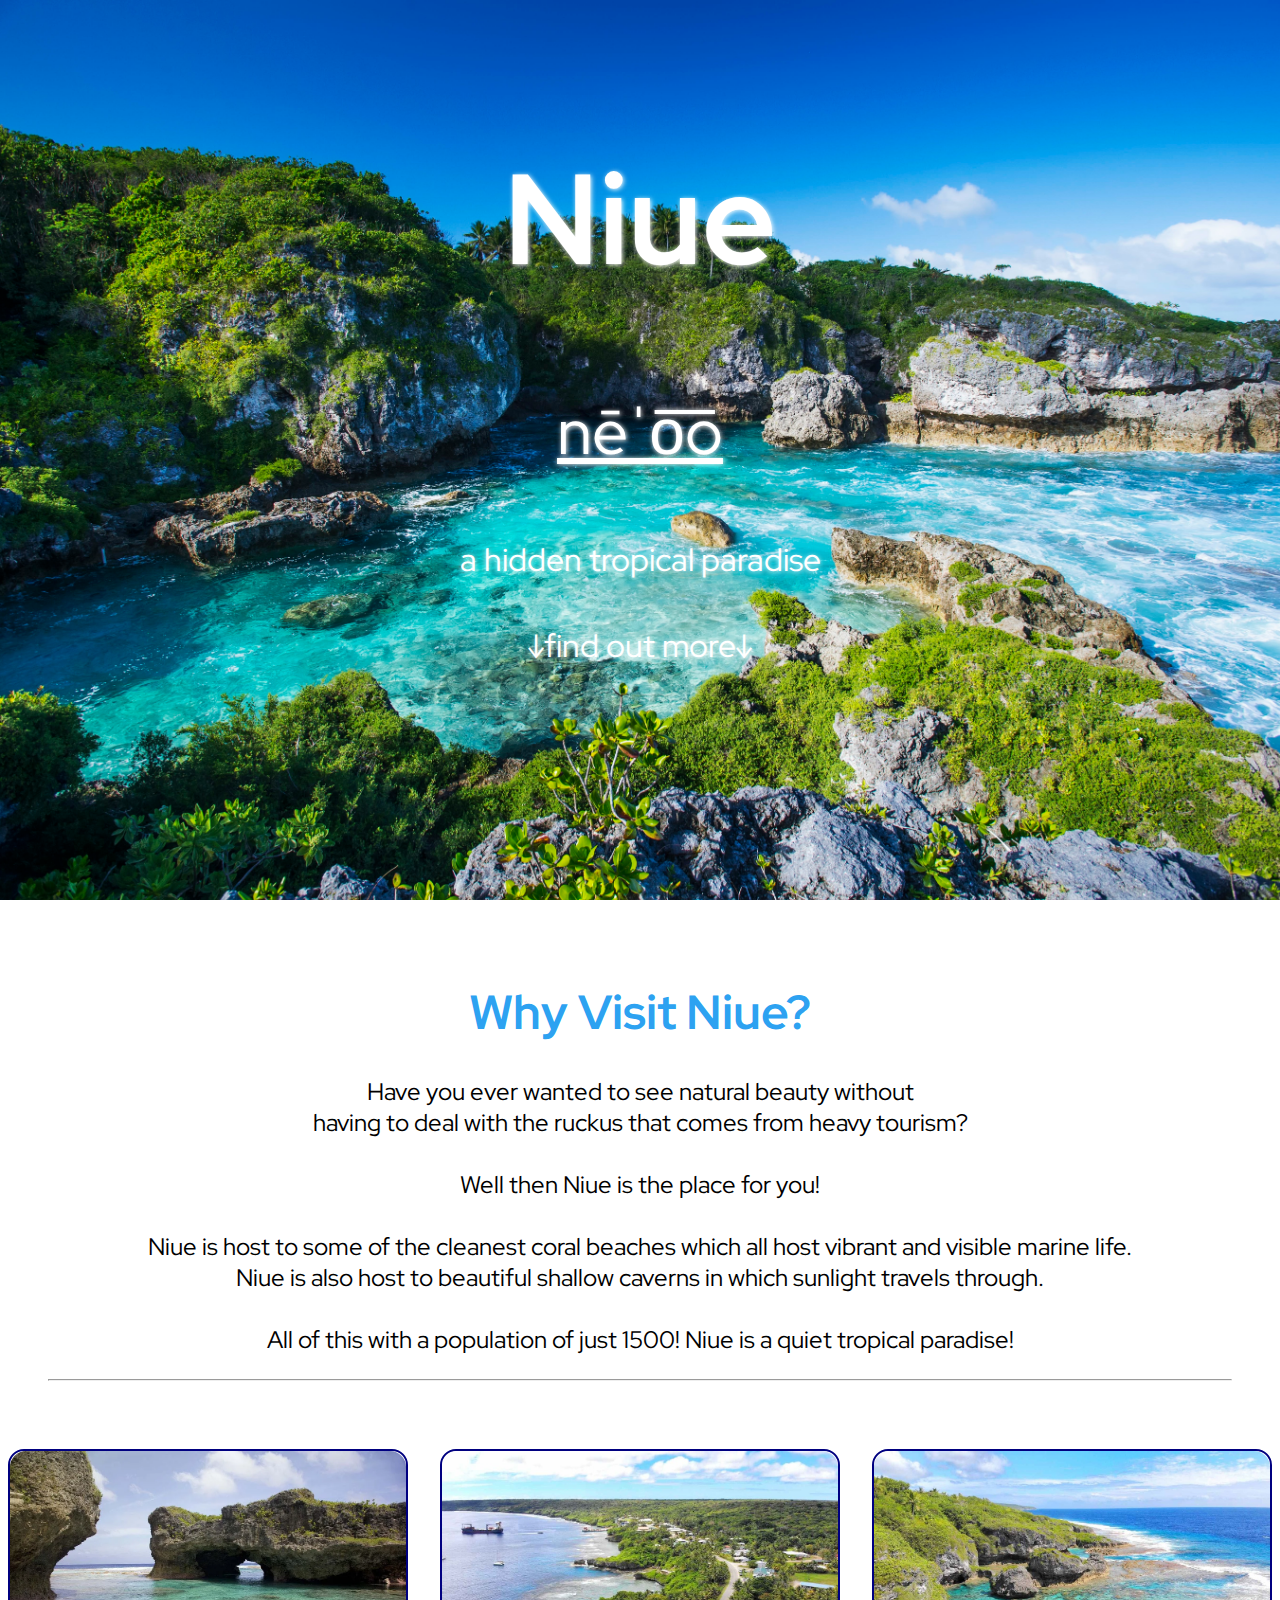
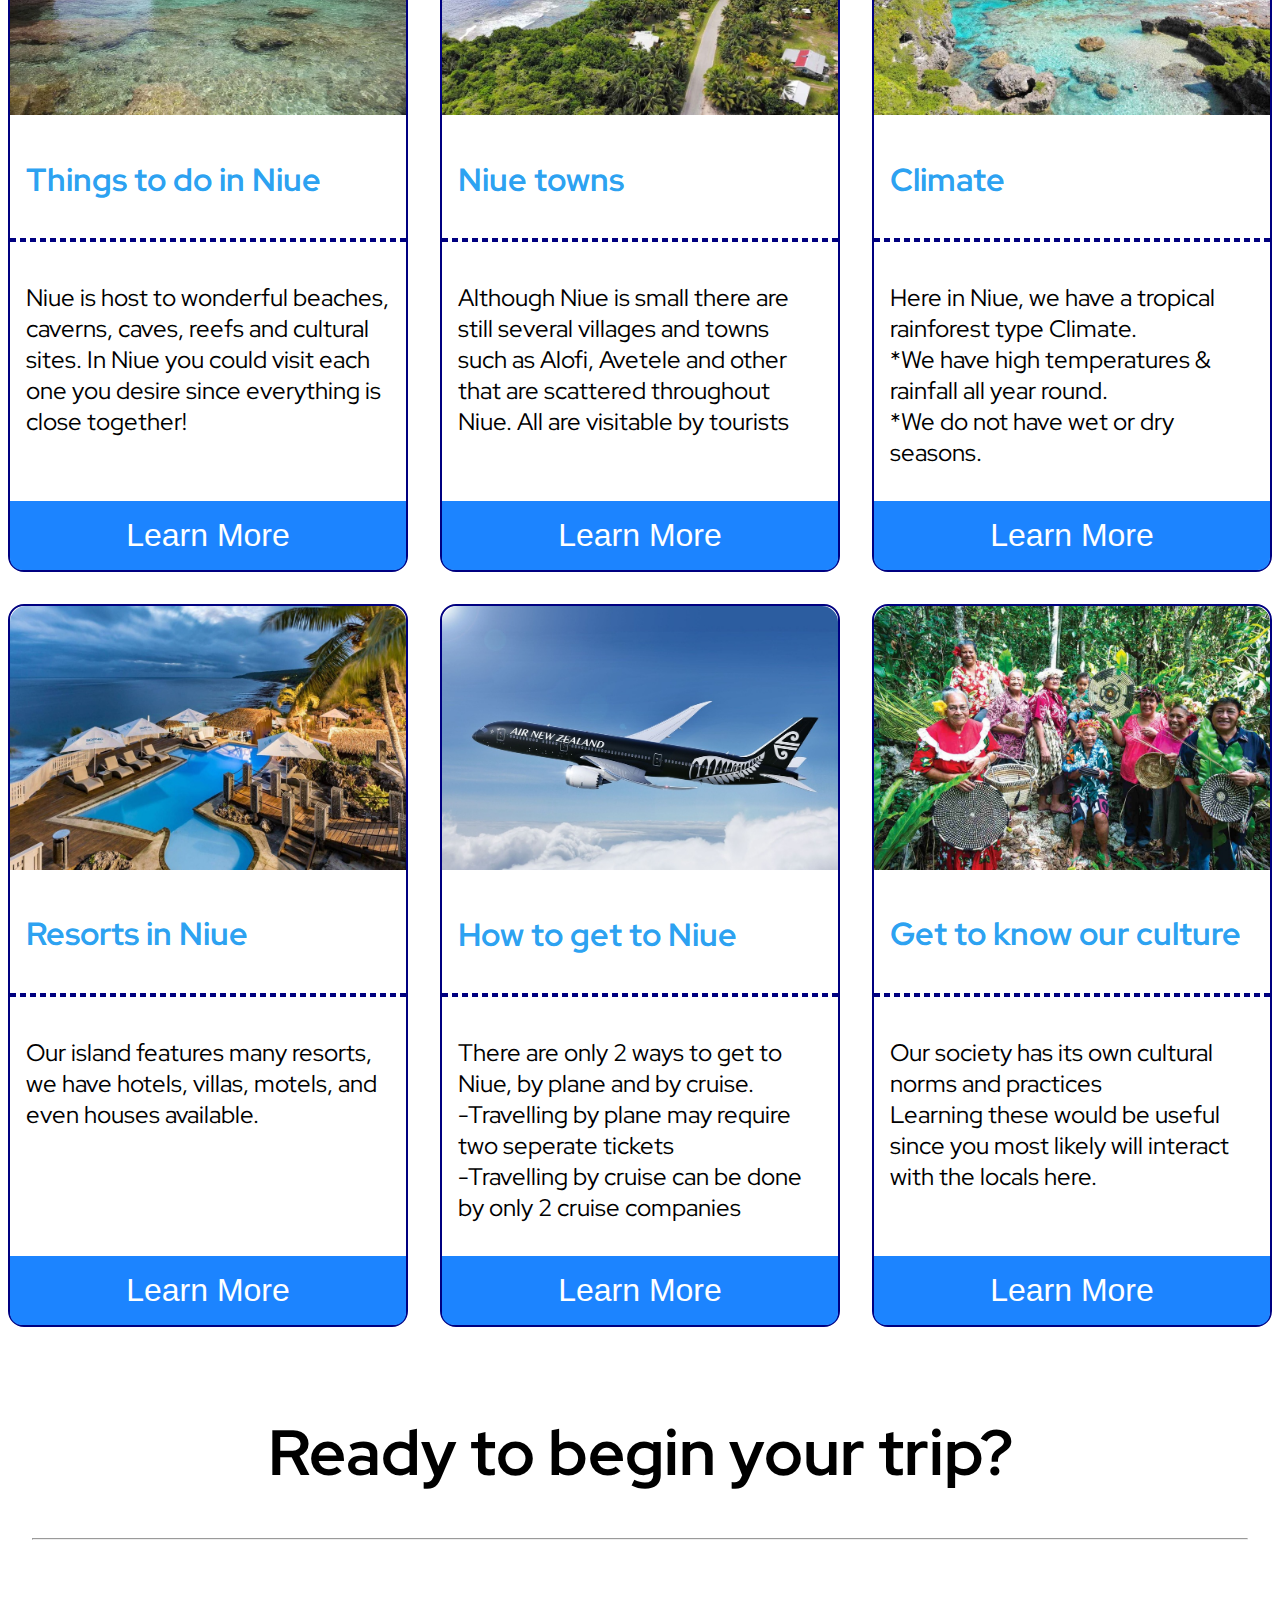
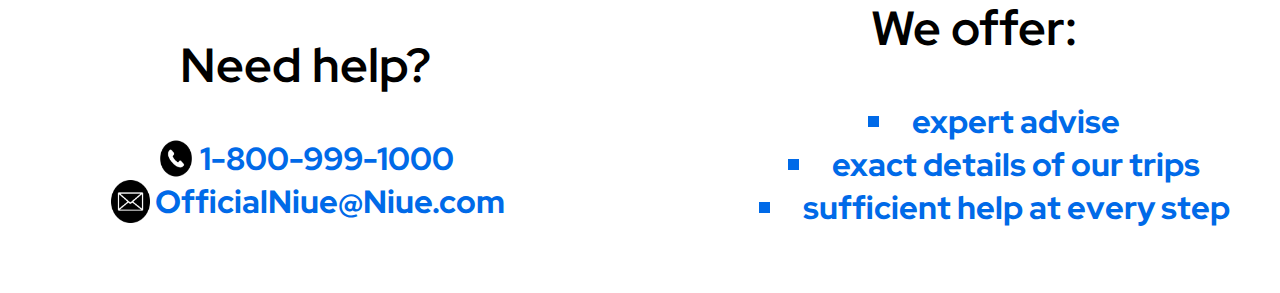
<file: niue-travel/Index.html>
<!DOCTYPE html>
<html lang="en">
<head>
    <meta charset="UTF-8">
    <meta name="viewport" content="width=device-width, initial-scale=1.0">
    <title>Document</title>
    <link rel="stylesheet" href="styles.css">
    <link rel="preconnect" href="https://fonts.googleapis.com">
    <link rel="preconnect" href="https://fonts.gstatic.com" crossorigin>
    <link href="https://fonts.googleapis.com/css2?family=Red+Hat+Display&display=swap" rel="stylesheet">
    <script src="script.js"></script>
</head>
<body>


    <!-- 
        section 1 will consist of a 100vh tall graphic welcoming
        users to website. Graphic will consist of an image (of niue)
        with text featuring the name and pronounciation of niue.
     -->

    <section id="section1">
        <div class="section1__container">
            <div class="section1__text ">

                <h1 class="section1__header fadeIn--normal">Niue</h1>

                <p onclick="play()" class="section1__subheader sizeIncrease fadeIn--normal">
                    nēˈo͞o
                </p>
                <audio id="audio" src="Audio/Niue-pronounce.mp3"></audio>
                
                <p class="section1__footer fadeIn--slow">
                    a hidden tropical paradise
                    <br><br>
                    ↓find out more↓
                </p>    

            </div>
        </div>
    </section>

    <!-- 
        section 2 will feature a header and a
        block of text, this block of text will
        attempt to entice the reader into visiting niue
    -->

    <section id="section2">

        <div class="section2__container">

            <h1 class="section2__header">Why Visit Niue?</h1>


            <p>
                Have you ever wanted to see natural beauty without 
                <br>
                having to deal with the ruckus that comes from heavy tourism?

                <br><br>
                Well then Niue is the place for you!
                <br><br>

                Niue is host to some of the cleanest coral beaches which
                all host vibrant and visible marine life.

                <br>

                Niue is also host to beautiful shallow caverns in which sunlight
                travels through.

                <br><br>

                All of this with a population of just 1500! 
                Niue is a quiet tropical paradise!
            </p>
            <hr>

        </div>

    </section>

    <!-- 
        section 3 will feature a heading and cards.
        these cards will contain:
        - an image of niue.
        - heading.
        - paragraph, related to heading.
        - a "learn more" button, changes when hovered over.
     -->

    <section id="section3">

        <div class="section3__container">
            <div class="section3__cards">
                
                <div class="card">

                    <img src="Images\section3\card1-img.webp" class="card__image" alt="">

                    <h1 class="card__title card__text">
                        Things to do in Niue
                    </h1>


                    <hr class="card__line">


                    <p class="card__info card__text">
                        Niue is host to wonderful beaches, caverns, caves, reefs and cultural
                        sites.
                        In Niue you could visit each one you desire since everything
                        is close together!
                    </p>


                    <button class="card__button">
                        Learn More
                    </button>

                </div>

                <div class="card">

                    <img src="Images\section3\card2-img.jpg" class="card__image" alt="">

                    <h1 class="card__title card__text">
                        Niue towns
                    </h1>


                    <hr class="card__line">


                    <p class="card__info card__text">
                        Although Niue is small there are still several villages
                        and towns such as Alofi, Avetele and other that are scattered
                        throughout Niue. All are visitable by tourists
                        <br><br><br>
                    </p>


                    <button class="card__button">
                        Learn More
                    </button>

                </div>

                <div class="card">

                    <img src="Images\section3\card3-img.jpg" class="card__image" alt="">

                    <h1 class="card__title card__text">
                        Climate
                    </h1>


                    <hr class="card__line">


                    <p class="card__info card__text">
                        Here in Niue, we have a tropical rainforest type Climate.
                        <br>
                        *We have high temperatures & rainfall all year round.
                        <br>
                        *We do not have wet or dry seasons.
                        <br><br><br>
                    </p>


                    <button class="card__button">
                        Learn More
                    </button>

                </div>

                <div class="card">

                    <img src="Images/section3/card4-img.jpg" class="card__image" alt="">


                    <h1 class="card__title card__text">
                        Resorts in Niue
                    </h1>


                    <hr class="card__line">


                    <p class="card__info card__text">
                        Our island features many resorts,
                        we have hotels, villas, motels, and even houses available.
                    </p>


                    <button class="card__button">
                        Learn More
                    </button>

                </div>

                <div class="card">

                    <img src="Images/section3/card5-img.jpg" class="card__image" alt="">

                    <h1 class="card__title card__text">
                        How to get to Niue
                    </h1>


                    <hr class="card__line">


                    <p class="card__info card__text">
                        There are only 2 ways to get to Niue, by plane and by cruise.
                        <br>
                        -Travelling by plane may require two seperate tickets 
                        <br>
                        -Travelling by cruise can be done by only 2 cruise companies
                        <br><br><br>
                        
                        
                    </p>


                    <button class="card__button">
                        Learn More
                    </button>

                </div>

                <div class="card">

                    <img src="Images/section3/card6-img.jpg" class="card__image" alt="">


                    <h1 class="card__title card__text">
                        Get to know our culture
                    </h1>


                    <hr class="card__line">


                    <p class="card__info card__text">
                        Our society has its own cultural norms and practices
                        <br>
                        Learning these would be useful since you most likely
                        will interact with the locals here.
                    </p>


                    <button class="card__button">
                        Learn More
                    </button>

                </div>


            </div>

        </div>

    </section>


    <!--
         section 4 will contain a title and content
         content will contain:
         - 2 different contact details which allows user to contact us
            if they are having difficulties on planning their trip.
         - several bullet points each explaining what to expect from
            contacting us.
     -->

    <section id="section4">
        <div class="section4__container">

            <h1 class="section4__heading">
                Ready to begin your trip?
            </h1>
            <hr>


            <div class="section4__content">

                <div class="section4__content1">

                    <h2>Need help?</h2>
                    <div class="section4__info">

                        <div class="section4__phone">

                            <img src="Images/Section4/section4-icon-phone.webp" class="section4__icon" alt="">
                            

                            1-800-999-1000

                        </div>
                        <div class="section4__mail">

                            <br>


                            <img src="Images/Section4/section4-icon-mail.png" class="section4__icon" alt="">
                            OfficialNiue@Niue.com

                        </div>
                    </div>

                </div>

                <div class="section4__content2">

                    <h2>We offer:</h2>


                    <ul class="section4__list section4__info">

                        <li class="section4__bulletpoint">expert advise</li>
                        <li class="section4__bulletpoint">exact details of our trips</li>
                        <li class="section4__bulletpoint">sufficient help at every step</li>

                    </ul>

                </div>
            </div>
        </div>
    </section>


</body>
</html>
</file>
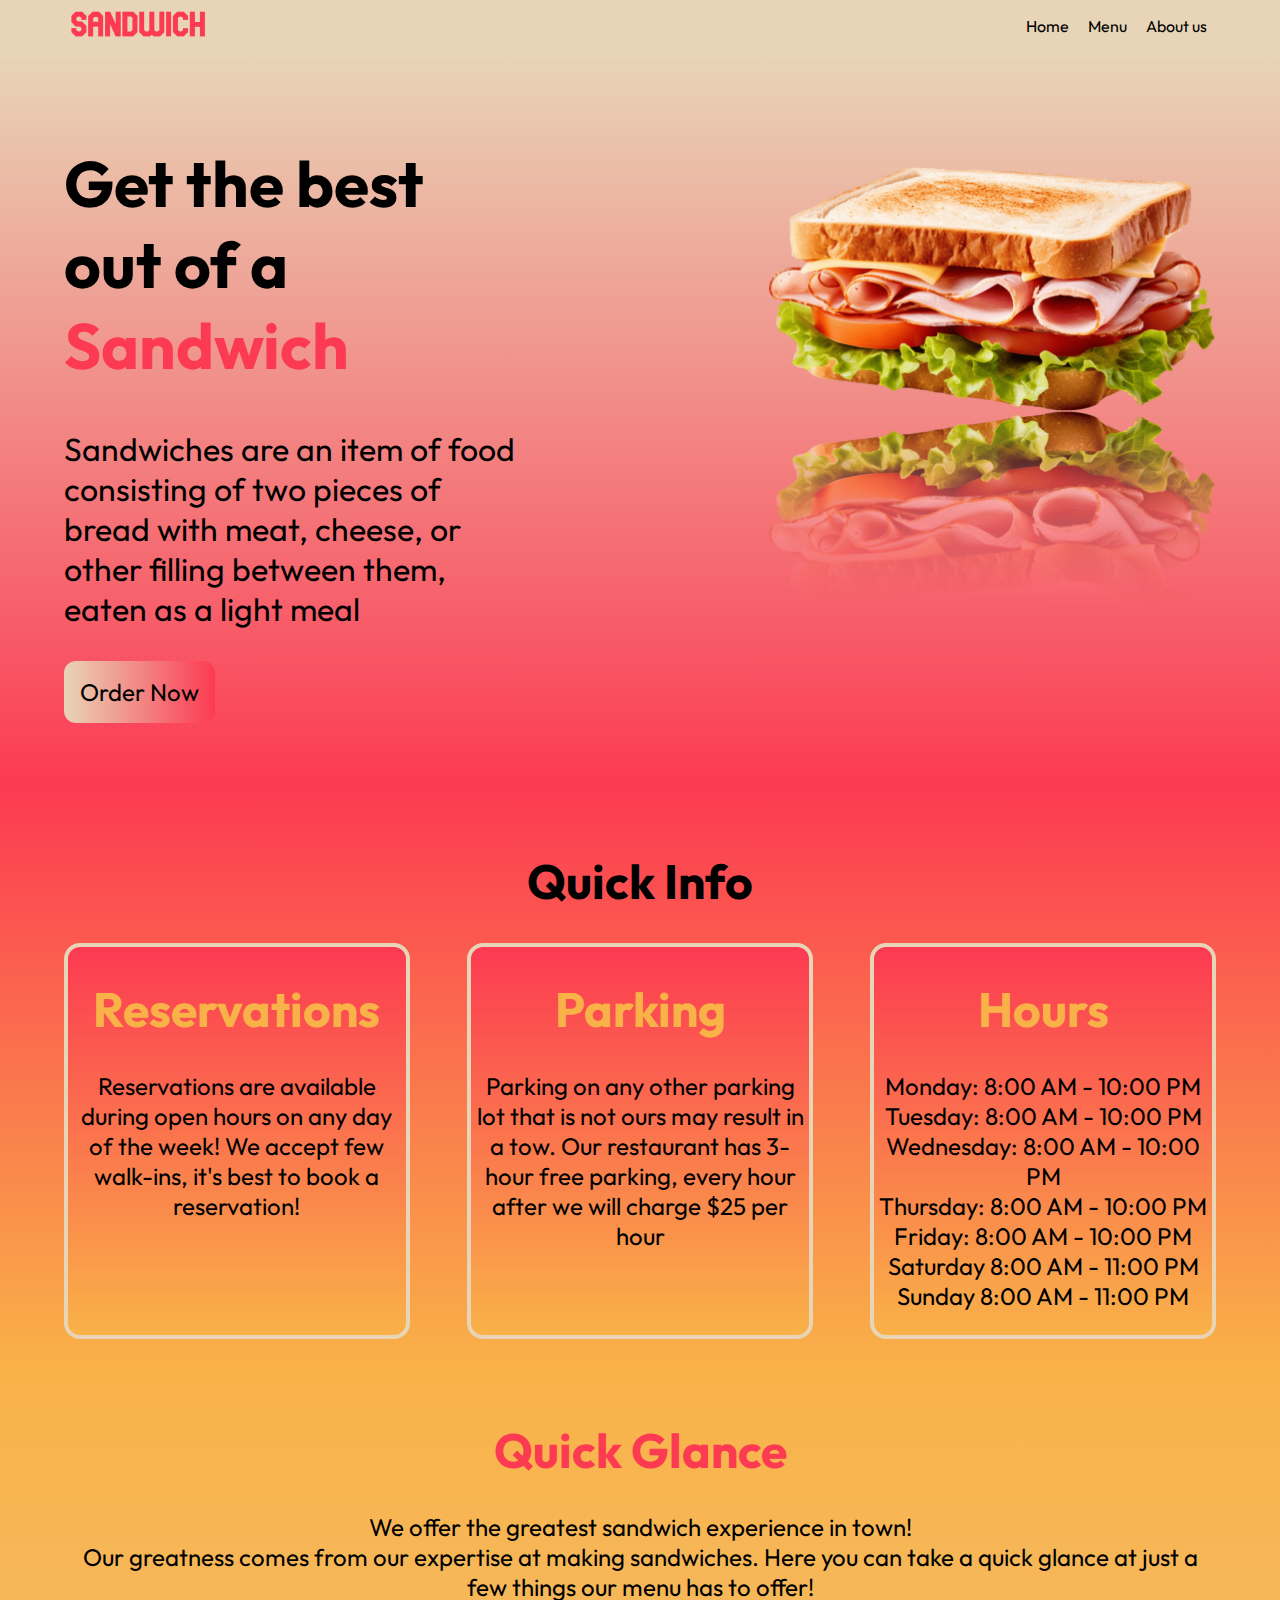
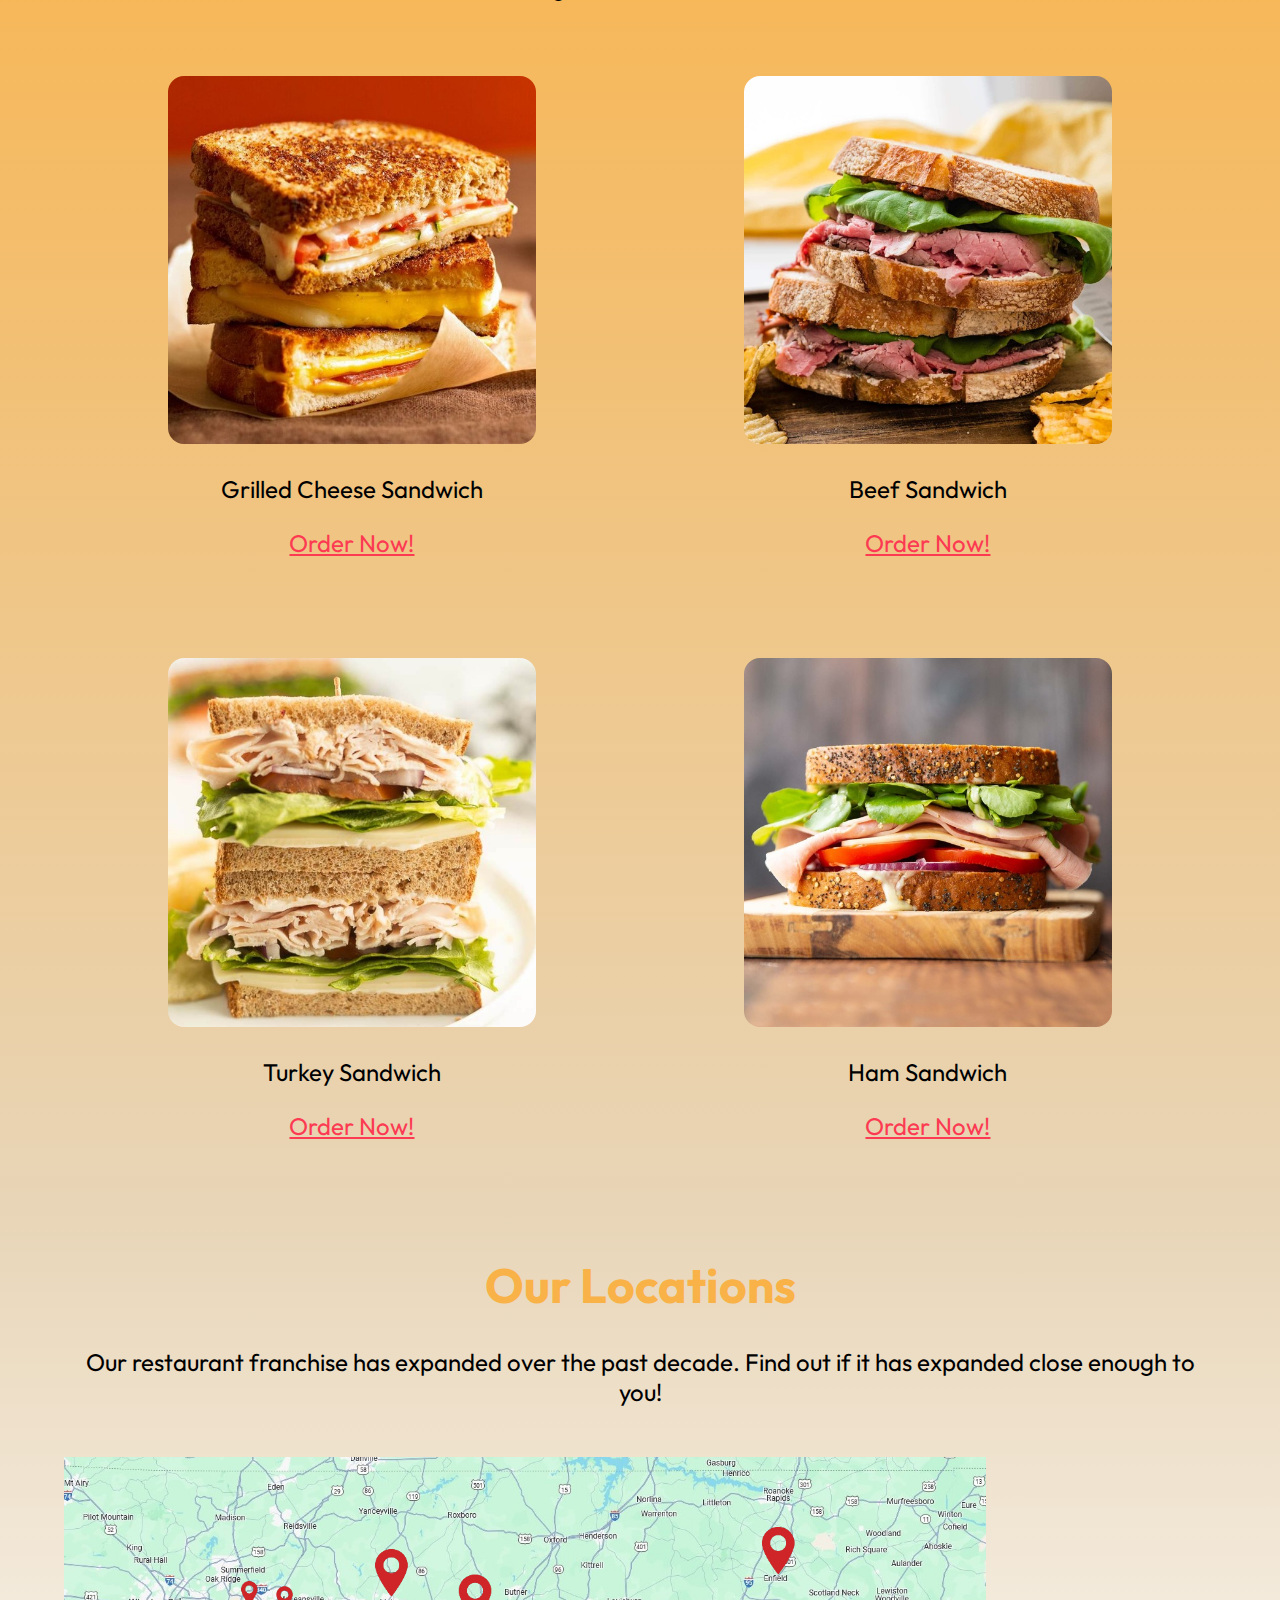
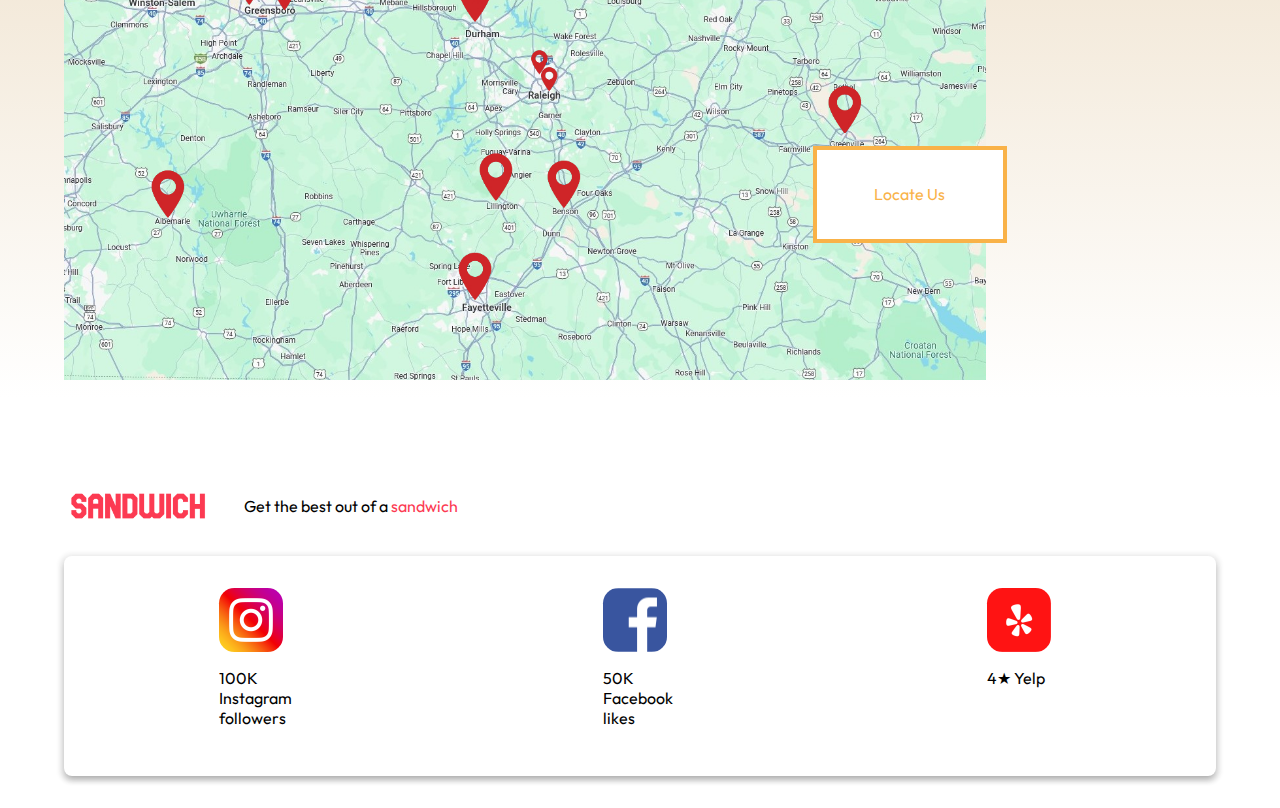
<file: sandwich-restaurant/index.html>
<!DOCTYPE html>
<html lang="en">
<head>
    <meta charset="UTF-8">
    <meta name="viewport" content="width=device-width, initial-scale=1.0">
    <title>Sandwich Restaurant</title>
    <link rel="stylesheet" href="style.css">
    <link rel="stylesheet" href="theme.css">
    
    <link rel="preconnect" href="https://fonts.googleapis.com">
    <link rel="preconnect" href="https://fonts.gstatic.com" crossorigin>
    <link href="https://fonts.googleapis.com/css2?family=Outfit&display=swap" rel="stylesheet">
</head>
<body>

    <header>
        <div class="container l-header">
            <div class="logo">
                <img src="img/logo.png" alt="logo" class="header-img">
            </div>
            <nav class="header-nav">
                <ul>
                    <li><a href="" class="nav__link">Home</a></li>
                    <li><a href="" class="nav__link">Menu</a></li>
                    <li><a href="" class="nav__link">About us</a></li>
                </ul>
            </nav>
        </div>
    </header>

    <section class="intro-section">
        <div class="container l-intro">
            <div class="intro__text">
                <h1>Get the best out of a <span class="text--red">Sandwich</span></h1>
                <p>
                    Sandwiches are an item of food consisting 
                    of two pieces of bread with meat, cheese, 
                    or other filling between them, eaten as a light meal
                </p>

                <button>
                    Order Now
                </button>
            </div>
            <img src="img/sandwich.png" alt="" class="intro__img">
        </div>
    </section>

    <section class="info-section">
        <div class="container">
            <h1 class="info__header fontsize--2">Quick Info</h1>

            <div class="l-info-cards">
                <div class="info__card fontsize--1">
                    <h1 class="text--yellow">Reservations</h1>
                    <p>
                        Reservations are available during open hours on any day of the week!
                        We accept few walk-ins, it's best to book a reservation!
                    </p>
                </div>
                <div class="info__card fontsize--1">
                    <h1 class="text--yellow">Parking</h1>
                    <p>
                        Parking on any other parking lot that is not ours may result in a tow.
                        Our restaurant has 3-hour free parking, every hour after we will
                        charge $25 per hour
                    </p>
                </div>
                <div class="info__card fontsize--1">
                    <h1 class="text--yellow">Hours</h1>
                    <p>
                        Monday: 8:00 AM - 10:00 PM <br>
                        Tuesday: 8:00 AM - 10:00 PM <br>
                        Wednesday: 8:00 AM - 10:00 PM <br>
                        Thursday: 8:00 AM - 10:00 PM <br>
                        Friday: 8:00 AM - 10:00 PM <br>
                        Saturday 8:00 AM - 11:00 PM <br>
                        Sunday 8:00 AM - 11:00 PM <br>
                    </p>
                </div>
            </div>
        </div>
    </section>

    <section class="menu-section">
        <div class="container">
            <div class="menu__header">
                <h1 class="fontsize--2 text--red">Quick Glance</h1>
                <p class="fontsize--1">
                    We offer the greatest sandwich experience in town! <br>
                    Our greatness comes from our expertise at making sandwiches.
                    Here you can take a quick glance at just a few things our menu has to offer!
                </p>
            </div>
            <div class="l-menu-cards">
                <div class="menu__card fontsize--1">
                    <img src="img/menu/sandwich1.jpg" 
                    alt="Grilled Cheese Sandwich"
                    loading="lazy"> 
                    <p>Grilled Cheese Sandwich</p>
                    <a href="">Order Now!</a>
                </div>

                <hr class="menu__card-border">

                <div class="menu__card fontsize--1">
                    <img src="img/menu/sandwich2.jpg" 
                    alt="Beef Sandwich"
                    loading="lazy">
                    <p>Beef Sandwich</p>
                    <a href="">Order Now!</a>
                </div>

                <hr class="menu__card-border">

                <div class="menu__card fontsize--1">
                    <img src="img/menu/sandwich3.jpg" 
                    alt="Turkey Sandwich" 
                    loading="lazy">
                    <p>Turkey Sandwich</p>
                    <a href="">Order Now!</a>
                </div>

                <hr class="menu__card-border">
                
                <div class="menu__card fontsize--1">
                    <img src="img/menu/sandwich4.jpg" 
                    alt="Ham Sandwich" 
                    loading="lazy">
                    <p>Ham Sandwich</p>
                    <a href="">Order Now!</a>
                </div>

                <hr class="menu__card-border">
            </div>
        </div>
    </section>

    <section class="location-section">
        <div class="container">
            <div class="location__header">
                <h1 class="fontsize--2 text--yellow">Our Locations</h1>
                <p class="fontsize--1">
                    Our restaurant franchise has expanded over the past decade.
                    Find out if it has expanded close enough to you!
                </p>
            </div>
            <div class="location__map">
                <img src="img/location-map.jpg" alt="Image of locations on map" loading="lazy">
                <button>Locate Us</button>
            </div>
        </div>
    </section>

    <footer>
        <div class="container">
            <div class="footer__header">
                <img src="img/logo.png" alt="logo">
                <p>
                    Get the best out of a <span class="text--red">sandwich</span>
                </p>
            </div>
            <div class="footer__social l-footer__social">
                <div class="card-footer__social card-footer__social1">
                    <a href="">
                        <div class="footer__social__logo footer__social__logo1"></div>
                    </a>
                    <p class="footer__social__stat">100K Instagram followers</p>
                </div>
                <div class="card-footer__social card-footer__social2">
                    <a href="">
                        <div class="footer__social__logo footer__social__logo2"></div>
                    </a>
                    <p class="footer__social__stat">50K Facebook likes</p>
                </div>
                <div class="card-footer__social card-footer__social3">
                    <a href="">
                        <div class="footer__social__logo footer__social__logo3"></div>
                    </a>
                    <p class="footer__social__stat">4★ Yelp</p>
                </div>
            </div>
        </div>

    </footer>
    
</body>
</html>
</file>
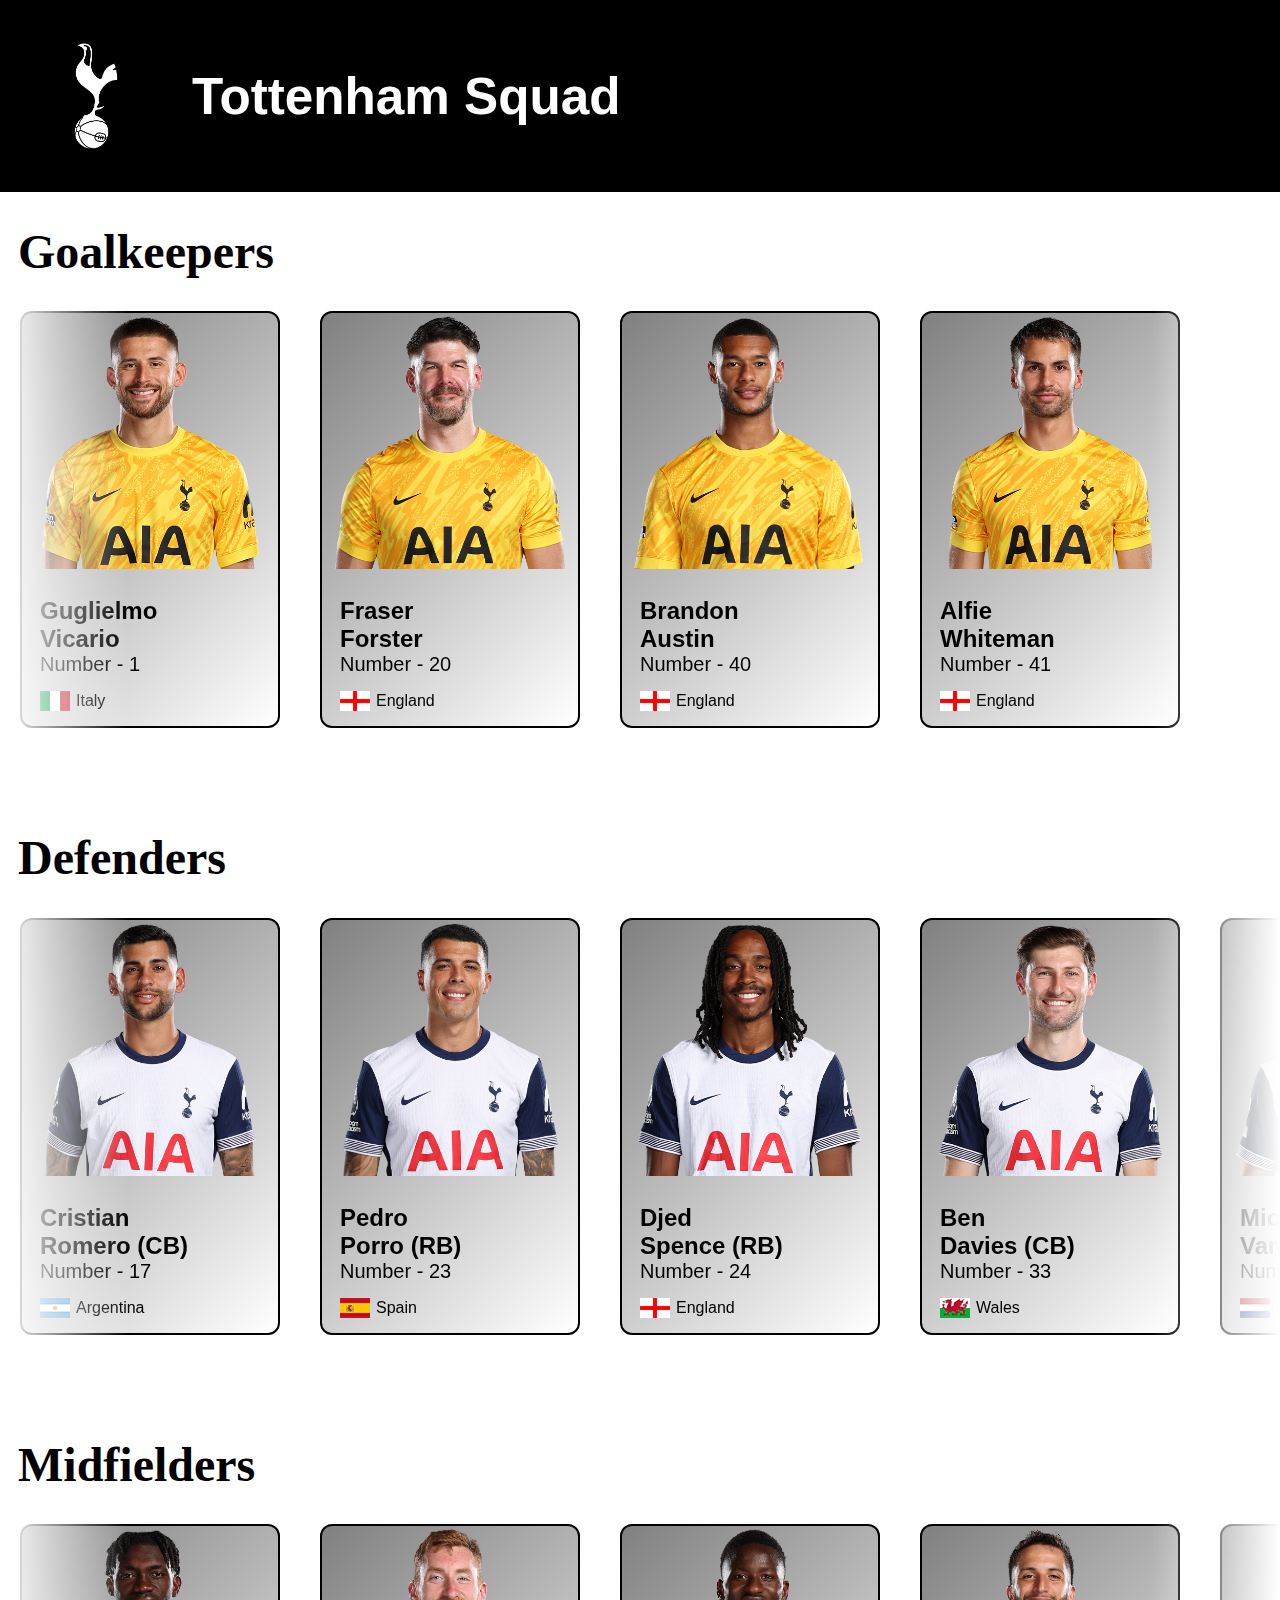
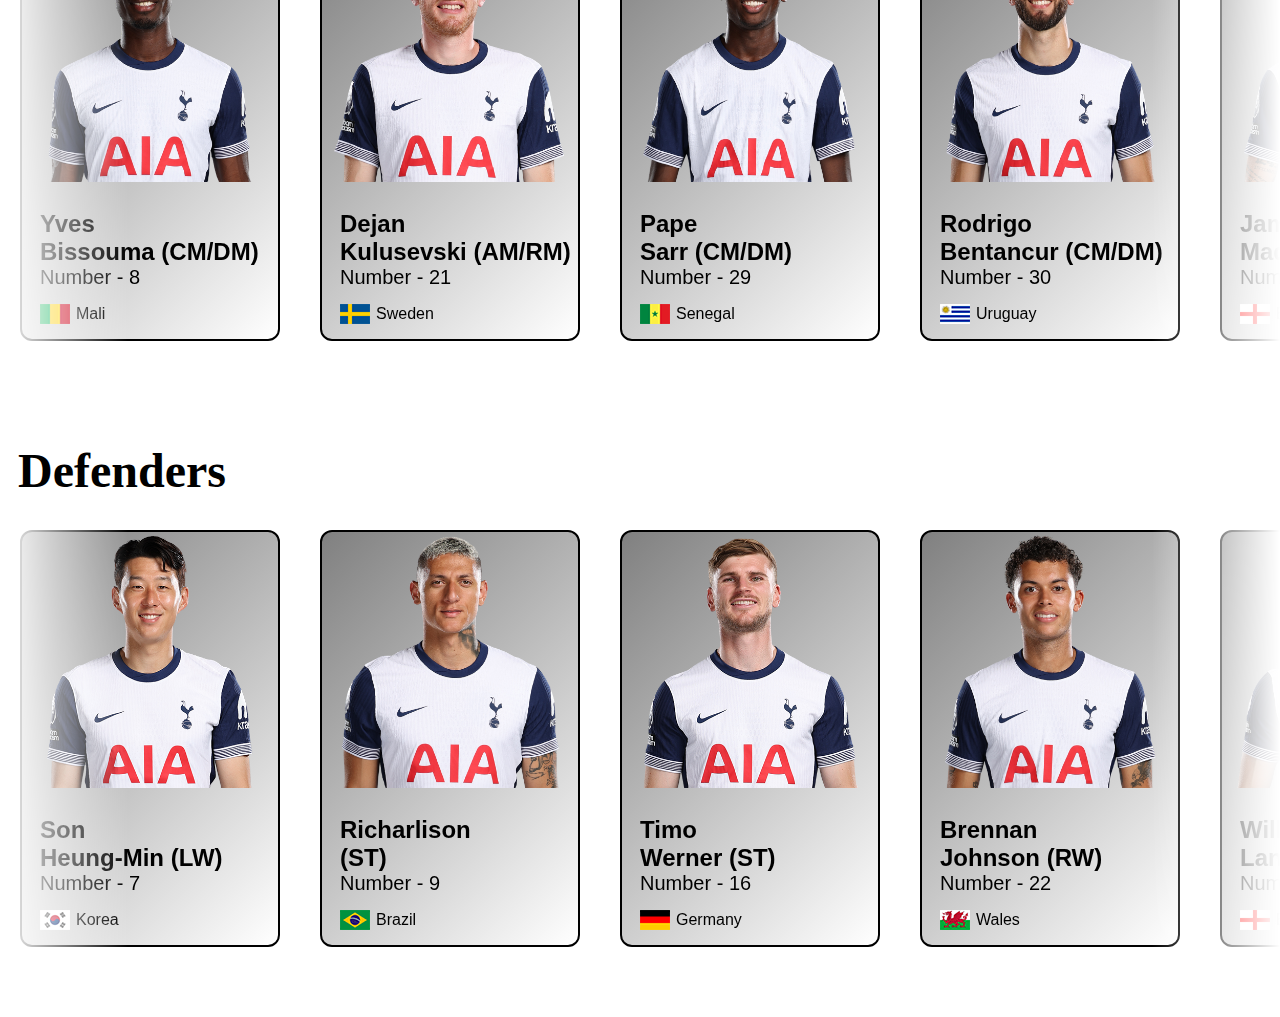
<file: Soccer-squad/index.html>
<!DOCTYPE html>
<html lang="en">
<head>
    <meta charset="UTF-8">
    <meta name="viewport" content="width=device-width, initial-scale=1.0">
    <title>Soccer Squad</title>
    <link rel="stylesheet" href="style.css">
    <link
    href="img/Tottenham-favicon.png"
    rel="icon"
/>
</head>
<body>

    <header>
        <img src="img/Tottenham-logo.jpg" alt="Tottenham Logo">
        <h1>Tottenham Squad</h1>
    </header>

    <main>

        <div class="goalkeeper-container margin-container">
            <div class="l-player__card-heading">
                <h1>Goalkeepers</h1>
                <button class="scroll-button-left" id="button-left1">
                    ←
                </button>
                <button class="scroll-button-right" id="button-right1">
                    →
                </button>
            </div>

            <div class="l-player__card-container player__card-container" id="card-container1">
                <div class="player__card">
                    <img src="img/Goalkeeper/Vicario.png" alt="Image of Goalkeeper Vicario">
                    <div class="info-player__card">                        
                        <p class="info-player__card-name">Guglielmo<br>Vicario</p>
                        <p class="info-player__card-number">Number - 1</p>
                        <div class="info-player__card-country">
                            <img src="img/Flags/ITALY.png" alt="Italy Flag">
                            <p>Italy</p>
                        </div>
                    </div>
                </div>
                
                <div class="player__card">
                    <img src="img/Goalkeeper/Forster.png" alt="Image of goalkeeper Forster">
                    <div class="info-player__card">                        
                        <p class="info-player__card-name">Fraser<br>Forster</p>
                        <p class="info-player__card-number">Number - 20</p>
                        <div class="info-player__card-country">
                            <img src="img/Flags/England.png" alt="England Flag">
                            <p>England</p>
                        </div>
                    </div>
                </div>
                <div class="player__card">
                    <img src="img/Goalkeeper/Austin.png" alt="Image of goalkeeper Austin">                
                    <div class="info-player__card">                        
                        <p class="info-player__card-name">Brandon<br>Austin</p>
                        <p class="info-player__card-number">Number - 40</p>
                        <div class="info-player__card-country">
                            <img src="img/Flags/England.png" alt="England Flag">
                            <p>England</p>
                        </div>
                    </div>
                </div>
                <div class="player__card">
                    <img src="img/Goalkeeper/Whiteman.png" alt="Image of goalkeeper Whiteman">            
                    <div class="info-player__card">                        
                        <p class="info-player__card-name">Alfie<br>Whiteman</p>
                        <p class="info-player__card-number">Number - 41</p>
                        <div class="info-player__card-country">
                            <img src="img/Flags/England.png" alt="England Flag">
                            <p>England</p>
                        </div>
                    </div>
                </div>
            </div>




        </div>

        <div class="defender-container margin-container">

            <div class="l-player__card-heading">
                <h1>Defenders</h1>
                <button class="scroll-button-left" id="button-left2">
                    ←
                </button>
                <button class="scroll-button-right" id="button-right2">
                    →
                </button>
            </div>

            <div class="l-player__card-container player__card-container" id="card-container2">

                <div class="player__card">
                    <img src="img/Defender/Romero.png" alt="Image of defender Romero">
                    <div class="info-player__card">                        
                        <p class="info-player__card-name">Cristian<br>Romero (CB)</p>
                        <p class="info-player__card-number">Number - 17</p>
                        <div class="info-player__card-country">
                            <img src="img/Flags/Argentina.png" alt="Argentina Flag">
                            <p>Argentina</p>
                        </div>
                    </div>
                </div>

                <div class="player__card">
                    <img src="img/Defender/Porro.png" alt="Image of defender Porro">
                    <div class="info-player__card">                        
                        <p class="info-player__card-name">Pedro<br>Porro (RB)</p>
                        <p class="info-player__card-number">Number - 23</p>
                        <div class="info-player__card-country">
                            <img src="img/Flags/Spain.png" alt="Spain Flag">
                            <p>Spain</p>
                        </div>
                    </div>
                </div>

                <div class="player__card">
                    <img src="img/Defender/Spence.png" alt="Image of defender Spence">
                    <div class="info-player__card">                        
                        <p class="info-player__card-name">Djed<br>Spence (RB)</p>
                        <p class="info-player__card-number">Number - 24</p>
                        <div class="info-player__card-country">
                            <img src="img/Flags/England.png" alt="England Flag">
                            <p>England</p>
                        </div>
                    </div>
                </div>

                <div class="player__card">
                    <img src="img/Defender/Davies.png" alt="Image of defender Davies">
                    <div class="info-player__card">                        
                        <p class="info-player__card-name">Ben<br>Davies (CB)</p>
                        <p class="info-player__card-number">Number - 33</p>
                        <div class="info-player__card-country">
                            <img src="img/Flags/Wales.png" alt="Wales Flag">
                            <p>Wales</p>
                        </div>
                    </div>
                </div>

                <div class="player__card">
                    <img src="img/Defender/Ven.png" alt="Image of defender Ven">
                    <div class="info-player__card">                        
                        <p class="info-player__card-name">Micky<br>Van De Ven (CB)</p>
                        <p class="info-player__card-number">Number - 37</p>
                        <div class="info-player__card-country">
                            <img src="img/Flags/Netherlands.png" alt="Netherlands Flag">
                            <p>Netherlands</p>
                        </div>
                    </div>
                </div>

                <div class="player__card">
                    <img src="img/Defender/Udogie.png" alt="Image of defender Udogie">
                    <div class="info-player__card">                        
                        <p class="info-player__card-name">Destiny<br>Udogie (LB)</p>
                        <p class="info-player__card-number">Number - 13</p>
                        <div class="info-player__card-country">
                            <img src="img/Flags/ITALY.png" alt="Italy Flag">
                            <p>Italy</p>
                        </div>
                    </div>
                </div>

                <div class="player__card">
                    <img src="img/Defender/Dragusin.png" alt="Image of defender Dragusin">
                    <div class="info-player__card">                        
                        <p class="info-player__card-name">Radu<br>Dragusin (CB/RB)</p>
                        <p class="info-player__card-number">Number - 6</p>
                        <div class="info-player__card-country">
                            <img src="img/Flags/Romania.png" alt="Romania Flag">
                            <p>Romania</p>
                        </div>
                    </div>
                </div>

                <div class="player__card">
                    <img src="img/Defender/Dorrington.png" alt="Image of defender Dorrington">
                    <div class="info-player__card">                        
                        <p class="info-player__card-name">Alfie<br>Dorrington (CB)</p>
                        <p class="info-player__card-number">Number - 48</p>
                        <div class="info-player__card-country">
                            <img src="img/Flags/England.png" alt="England Flag">
                            <p>England</p>
                        </div>
                    </div>
                </div>

            </div>
            
        </div>

        <div class="midfielder-container margin-container">

            <div class="l-player__card-heading">
                <h1>Midfielders</h1>
                <button class="scroll-button-left" id="button-left3">
                    ←
                </button>
                <button class="scroll-button-right" id="button-right3">
                    →
                </button>
            </div>

            <div class="l-player__card-container player__card-container" id="card-container3">

                <div class="player__card">
                    <img src="img/Midfielder/Bissouma.png" alt="Image of midfielder Bissouma">
                    <div class="info-player__card">                        
                        <p class="info-player__card-name">Yves<br>Bissouma (CM/DM)</p>
                        <p class="info-player__card-number">Number - 8</p>
                        <div class="info-player__card-country">
                            <img src="img/Flags/Mali.png" alt="Mali Flag">
                            <p>Mali</p>
                        </div>
                    </div>
                </div>

                <div class="player__card">
                    <img src="img/Midfielder/Kulusevski.png" alt="Image of midfielder Kulusevski">
                    <div class="info-player__card">                        
                        <p class="info-player__card-name">Dejan<br>Kulusevski (AM/RM)</p>
                        <p class="info-player__card-number">Number - 21</p>
                        <div class="info-player__card-country">
                            <img src="img/Flags/Sweden.png" alt="Sweden Flag">
                            <p>Sweden</p>
                        </div>
                    </div>
                </div>

                <div class="player__card">
                    <img src="img/Midfielder/Sarr.png" alt="Image of midfielder Sarr">
                    <div class="info-player__card">                        
                        <p class="info-player__card-name">Pape<br>Sarr (CM/DM)</p>
                        <p class="info-player__card-number">Number - 29</p>
                        <div class="info-player__card-country">
                            <img src="img/Flags/Senegal.png" alt="Senegal Flag">
                            <p>Senegal</p>
                        </div>
                    </div>
                </div>

                <div class="player__card">
                    <img src="img/Midfielder/Bentancur.png" alt="Image of midfielder Bentancur">
                    <div class="info-player__card">                        
                        <p class="info-player__card-name">Rodrigo<br>Bentancur (CM/DM)</p>
                        <p class="info-player__card-number">Number - 30</p>
                        <div class="info-player__card-country">
                            <img src="img/Flags/Uruguay.png" alt="Uruguay Flag">
                            <p>Uruguay</p>
                        </div>
                    </div>
                </div>

                <div class="player__card">
                    <img src="img/Midfielder/Maddison.png" alt="Image of midfielder Maddison">
                    <div class="info-player__card">                        
                        <p class="info-player__card-name">James<br>Maddison (AM/CM)</p>
                        <p class="info-player__card-number">Number - 10</p>
                        <div class="info-player__card-country">
                            <img src="img/Flags/England.png" alt="England Flag">
                            <p>England</p>
                        </div>
                    </div>
                </div>
                
                <div class="player__card">
                    <img src="img/Midfielder/Bergvall.png" alt="Image of midfielder Bergvall">
                    <div class="info-player__card">                        
                        <p class="info-player__card-name">Lucas<br>Bergvall (CM/AM)</p>
                        <p class="info-player__card-number">Number - 15</p>
                        <div class="info-player__card-country">
                            <img src="img/Flags/Sweden.png" alt="Sweden Flag">
                            <p>Sweden</p>
                        </div>
                    </div>
                </div>
                
                <div class="player__card">
                    <img src="img/Midfielder/Gray.png" alt="Image of midfielder Gray">
                    <div class="info-player__card">                        
                        <p class="info-player__card-name">Archie<br>Gray (CM/RB)</p>
                        <p class="info-player__card-number">Number - 14</p>
                        <div class="info-player__card-country">
                            <img src="img/Flags/England.png" alt="England Flag">
                            <p>England</p>
                        </div>
                    </div>
                </div>

            </div>
        </div>

        <div class="forward-container margin-container">

            <div class="l-player__card-heading">
                <h1>Defenders</h1>
                <button class="scroll-button-left" id="button-left4">
                    ←
                </button>
                <button class="scroll-button-right" id="button-right4">
                    →
                </button>
            </div>

            <div class="l-player__card-container player__card-container" id="card-container4">

                <div class="player__card">
                    <img src="img/Foward/Son.png" alt="Image of foward Son">
                    <div class="info-player__card">                        
                        <p class="info-player__card-name">Son<br>Heung-Min (LW)</p>
                        <p class="info-player__card-number">Number - 7</p>
                        <div class="info-player__card-country">
                            <img src="img/Flags/Korea.png" alt="Korea Flag">
                            <p>Korea</p>
                        </div>
                    </div>
                </div>

                <div class="player__card">
                    <img src="img/Foward/Richarlison.png" alt="Image of foward Richarlison">
                    <div class="info-player__card">                        
                        <p class="info-player__card-name">Richarlison<br> (ST)</p>
                        <p class="info-player__card-number">Number - 9</p>
                        <div class="info-player__card-country">
                            <img src="img/Flags/Brazil.png" alt="Brazil Flag">
                            <p>Brazil</p>
                        </div>
                    </div>
                </div>

                <div class="player__card">
                    <img src="img/Foward/Werner.png" alt="Image of foward Werner">
                    <div class="info-player__card">                        
                        <p class="info-player__card-name">Timo<br> Werner (ST)</p>
                        <p class="info-player__card-number">Number - 16</p>
                        <div class="info-player__card-country">
                            <img src="img/Flags/Germany.png" alt="Germany Flag">
                            <p>Germany</p>
                        </div>
                    </div>
                </div>

                <div class="player__card">
                    <img src="img/Foward/Johnson.png" alt="Image of foward Johnson">
                    <div class="info-player__card">                        
                        <p class="info-player__card-name">Brennan<br> Johnson (RW)</p>
                        <p class="info-player__card-number">Number - 22</p>
                        <div class="info-player__card-country">
                            <img src="img/Flags/Wales.png" alt="Wales Flag">
                            <p>Wales</p>
                        </div>
                    </div>
                </div>

                <div class="player__card">
                    <img src="img/Foward/Lankshear.png" alt="Image of foward Lankshear">
                    <div class="info-player__card">                        
                        <p class="info-player__card-name">Will<br> Lankshear (ST)</p>
                        <p class="info-player__card-number">Number - 42</p>
                        <div class="info-player__card-country">
                            <img src="img/Flags/England.png" alt="England Flag">
                            <p>England</p>
                        </div>
                    </div>
                </div>

                <div class="player__card">
                    <img src="img/Foward/Solanke.png" alt="Image of foward Solanke">
                    <div class="info-player__card">                        
                        <p class="info-player__card-name">Dominic<br> Solanke (ST)</p>
                        <p class="info-player__card-number">Number - 19</p>
                        <div class="info-player__card-country">
                            <img src="img/Flags/England.png" alt="England Flag">
                            <p>England</p>
                        </div>
                    </div>
                </div>

                <div class="player__card">
                    <img src="img/Foward/Odobert.png" alt="Image of foward Odobert">
                    <div class="info-player__card">                        
                        <p class="info-player__card-name">Dominic<br> Odobert (RW)</p>
                        <p class="info-player__card-number">Number - 28</p>
                        <div class="info-player__card-country">
                            <img src="img/Flags/France.png" alt="France Flag">
                            <p>France</p>
                        </div>
                    </div>
                </div>

                <div class="player__card">
                    <img src="img/Foward/Moore.png" alt="Image of foward Moore">
                    <div class="info-player__card">                        
                        <p class="info-player__card-name">Mikey<br> Moore (RW)</p>
                        <p class="info-player__card-number">Number - 47</p>
                        <div class="info-player__card-country">
                            <img src="img/Flags/England.png" alt="England Flag">
                            <p>England</p>
                        </div>
                    </div>
                </div>


            </div>
            
        </div>

    </main>
    <script src="script.js"></script>
</body>
</html>
</file>
<file: styles.css>
*,*::after,*::before{
    box-sizing: border-box;
}

body {
    margin: 0;

    background-color: #f6f6f8;
}

img {
    max-width: 50%;
    display: block;
    margin: auto auto
}

.theme-montserrat{
    font-family: "Montserrat", sans-serif;
}

div{
    margin-left: 8px;
    margin-top: 24px;
    font-size: 2vw;
}

button {
    padding: 8px 12px;
    border: 2px solid black;
    border-radius: 4px;
    
    font-family:'Franklin Gothic Medium', 'Arial Narrow', Arial, sans-serif;
    font-size: 2vw;

    background-color: white;
}
button:hover {
    background-color: #d8d8d8;
}

ul >* {
    margin-left: -8px;
    list-style-type: square;
}

table {
    width: 40%;
    border-collapse: collapse;
}

td {
    border-bottom: 1px solid;
}

@media (min-width:1100px) {
    .l-product {
        display: flex;
    }
}
</file>
<file: bet-calculator/style.css>
*,
*::before,
*::after {
    box-sizing: border-box;
}

body {
    margin: 0;
    background-color: #ccc;
}

hr {
    border: 0;
    border-bottom: 3px solid #ccc;
    margin: 20px 0 40px;
}

header, main{
    background-color: white;
    margin: 25px auto -10px;
    width: 80%;
    padding: 12px;
    border-radius: 16px;
}

header {
    background-color: white;
    text-align: center;
}

.l-input__money {
    margin: auto auto;

    display: flex;
    flex-direction: column;
    gap: 10px;
    align-items: center;

    width: 200px;
}

.input__money-slider {
    appearance: none;

    background: #ccc;
    height: 5px;
}

.l-input__odds {
    display: grid;
    grid-template-columns: repeat(2, 150px);
    gap: 20px;
    justify-content: center;
}

.input__odds-title {
    margin: 0 0 10px;

    font-weight: 800;
}

.input-input__odds {
    width: 125px;

    padding: 6px;
    border: 2px solid #ccc;

    font-size: 16px;
    text-align: left;
}

.l-result {
    display: flex;
    justify-content: center;
    gap: 20%;

    text-align: center;
}

.result-winnings,.result-payout {
    width: 125px;
}

#winnings, #payout {
    border-bottom: 2px solid #ccc;
}
</file>
<file: cps-website/style.css>
*,
*::before,
*::after {
    box-sizing: border-box;
}

body {
    margin: 0;

    font-family: "Roboto", sans-serif;
}

header {
    margin-bottom: 1rem;
    
    text-align: center;
    font-size: 1.5rem;
    color: var(--theme-clr-2);
}

:root {
    --theme-clr-1: #e9e9ed
}

:root {
    --theme-clr-2: #0a66c2
}

/* section 1 ("time") styles below */

.time__container {
    padding: 1.5rem;
    border: 4px solid var(--theme-clr-2);
    border-radius: 12px;
    margin: 0 auto 1rem auto;
    width: 80%;

    text-align: center;

    background-color: var(--theme-clr-1);
}

.l-time__selection {
    display: flex;
    flex-direction: column;
    
    width: 95%;
    margin: 0 auto 0 auto;
    padding: 0;

    list-style-type: none;
}

.time__option {
    border: none;
    padding: .75rem 0;

    background-color: white;
}

.is-active {
    background-color: var(--theme-clr-2);

    color: white;
}

/* section 2 styles ("click") below */

.click__button {
    position: relative;
    overflow: hidden;

    display: block;
    margin: auto;

    padding: 6rem;
    width: 100%;
    border: 6px solid var(--theme-clr-1);
    border-radius: 12px;

    background-color: white;
}

@media (min-width: 800px) {
    .click__button {
        width: 80%;
        
    }
}

span.ripple {
    position: absolute;
    border-radius: 50%;
    transform: scale(0);
    animation: ripple 500ms;
    background-color: var(--theme-clr-2);
}

@keyframes ripple {
    from {
        opacity: 0.3;
    }
    to {
        transform: scale(1.5);
        opacity: 0;
    }
}

.l-click__stats {
    display: flex;
    justify-content: space-evenly;

    color: var(--theme-clr-2);

    font-size: 1.5rem;
}
</file>
<file: flavora-restaurant/styles.css>
*, *::after, *::before {box-sizing: border-box;}

body {margin: 0; padding: 0;}

img {max-width: 100%;}



/* utility classes */

.size--Increase:hover {
    transform: scale(1.15);

}


.hero__nav a:visited, .hero__nav a:active {
    color: white;
}


.size--Decrease:active {
    transform:scale(1.05);
}


.dropDown--slow {
    animation: dropDown 1.2s;
}


.fadeIn--normal {
    animation: fadeIn 1s ease-out;
}


.fadeIn--slow {
    animation: fadeIn 1.5s linear;
}



/* animations */

@keyframes dropDown {

    0% {transform: translateY(-4rem);}

    100% {transform: translateY(0);}
}


@keyframes fadeIn {

    0%{opacity: 0;}

    100%{opacity: 1;}

}


/* 
beginning of hero section 
*/

.hero {
    height: 100vh;

    padding-top: 24px;

    background-image: url(Images/Hero-Banner/Banner-Default.jpg);
    background-size: cover;
    background-position: center;
}

@media (max-width:1200px) {
    .hero{
        background-image: url(Images/Hero-Banner/Banner-1200w.jpg);
    }
}

@media (max-width: 700px) {
    .hero {
        height: 70vh;

        background-image: url(Images/Hero-Banner/Banner-800w.jpg);
    }
}


.hero__nav {
    display: flex;
    gap: 15%;
    justify-content: center;
}


.hero h1 {
    color: var(--clr1);
    text-align: center;
    text-shadow: 1px 1px 12px white;
}


.hero__button__container {
    display: flex;
    flex-direction: column;
    gap: 32px;
}


.hero__button__container button {
    border: 3px solid white;
    margin: auto auto;
    box-shadow: 2px 2px 12px;
    
    color: white;
    background-color: transparent;
}


/*
used media  queries to make background image responsive
and to have section 1 take entire viewport height on smaller screens
*/


@media(max-width: 1200px) {

    .section1 {
        height: 100vh;
        background-image: url(Images/Section1/Flavora_img1200w.jpg);
    }
}


@media(max-width: 800px) {

    .section1 {
        background-image: url(Images/Section1/Flavora_img800w.jpg);
    }

}


/* 
end of hero section
about section below
*/


.about {
    margin-bottom: 36px;
}


.about >* {
    text-align: center;
}


.about h1 {
    color: var(--clr1);
    font-style: italic;
}


.about p {
    width: 80%;
    margin: auto;
}


/* 
end of 'about' section
'gallery section below
*/


.gallery {
    display: grid;
    grid-template-columns: repeat(2, 1fr);
}


.gallery__image2 {
    grid-row: 2;
    grid-column: 2;
}


.gallery__hours, .gallery__extra {
    text-align: center;
    margin: auto auto;
    width: 80%;

    font-size: 3vw;
}


.gallery__hours h1, .gallery__extra h1 {
    margin: auto auto;
    width: 80%;

    color: var(--clr1);
    text-align: center;
    text-shadow: 1px 1px 1px var(--clr1);
    font-style: italic;
}


/* 
end of 'gallery' section
footer below
*/

footer {
    margin-top: -16px;
    padding-left: 15px;
    padding-bottom: 15px;

    background-color: black;

    color: white;
}


.footer__nav {
    display: flex;
    flex-direction: column;

    margin-top: 24px;
}

.footer__nav >*, .footer__nav >*:visited {
    margin: 4px 0;

    color: white;
}

footer hr{
    margin: 4px 0;
    width: 400px;

    color: white;
}

.footer__icon-container {
    display: grid;
    grid-template-columns: 1fr 1fr;
    gap: 24px;
    max-width: 250px;
}


.footer__icon-container a {
    width: 70px;
    border-radius: 24px;
}


.footer__icon {
    width: 64px;
    height: 64px;
    border-radius: 24px;

    background-image: url(Images/Footer-Sprite/icon-sprite.jpg);
    background-repeat: no-repeat;
    background-size: cover;
}


.footer__icon1 {
    background-position: 0 0;
}

.footer__icon2 {
    background-position: -64px 0;
}
.footer__icon3 {
    background-position: -128px 0;
}

.footer__icon4 {
    background-position: -192px 0;
}
</file>
<file: flavora-restaurant/themes.css>
:root {
    --clr1: #CD7F32;
}

.font-IBM {
    font-family: 'IBM Plex Mono', monospace;
}

.font-Titillium {
    font-family: 'Titillium Web', sans-serif;
}

.font-size-2 {
    font-size: 24px;
}

.font-size-4 {
    font-size: 72px;
}
</file>
<file: flexbox-giude/styles.css>
*,
*::before,
*::after {
    box-sizing: border-box;
}

body {
    margin: 0;

    background-color: #000000;
    opacity: 0.9;
    background-image:  radial-gradient(#5d00ff 2px, transparent 2px), radial-gradient(#5d00ff 2px, #000000 2px);
    background-size: 80px 80px;
    background-position: 0 0,40px 40px;

    font-family: "Open Sans", sans-serif;
}

img {
    max-width: 100%;
}

:root {
    --border-clr: #5d00ff;
}
:root {
    --bg-clr: #171717;
}

h1, h2, h3, p {
    color: white;
    text-align: center;
}

button {
    border: 2px solid;
    border-radius: 16px;

    background-color: var(--bg-clr);

    color: white;
}

button:active {
    transform: translateY(1px);
}

/* section 1 styles below */


.section1__element__container {
    display: flex;

    overflow: auto;

    margin: auto auto;
    height: 250px;
    width: 250px;
    border: 2px solid var(--border-clr);
    border-radius: 1rem;
}

.section1__item {
    width: 50px;

    border: 2px solid var(--border-clr);
    border-radius: 1rem;
}

.section1__number {
    margin: 1rem auto 1rem auto;
    width: 50%;
    border: 2px solid var(--border-clr);

    background-color: var(--bg-clr);
}

.section1__buttons {
    display: flex;
    justify-content: space-evenly;
}

.button-style1 {
    border-color: var(--border-clr);
    width: 20%;
}


/* end of section 1 styling, section 2 styling below */

.l-section2__buttons {
    display: flex;
    gap: 2%;
    justify-content: center;
}

.button-style2 {
    border-color: red;
    display: block;
    padding: 1rem;
    margin: 16px auto 16px auto;
}

@media (min-width: 1200px) {
    .l-section2 {
        display: grid;
        grid-template-columns: repeat(2, 1fr);
        grid-template-rows: repeat(4, 1fr);
    }

    .l-section2-griditem2 {
        grid-column: 1;
        grid-row: 2;
    }

    .l-section2-griditem4 {
        grid-column: 2;
        grid-row: 2;
    }

    .l-section2-griditem6 {
        grid-column: 1;
        grid-row: 4;
    }

    .l-section2-griditem6,
    .l-section2-griditem8 {
        flex-wrap: wrap;
    }
}

/* flexbox properties below, starting with flex-direction */

.flex-direction-row {
    flex-direction: row;
}

.flex-direction-column {
    flex-direction: column;
}

.flex-direction-row-reverse {
    flex-direction: row-reverse;
}

.flex-direction-column-reverse {
    flex-direction: column-reverse;
}

/* align-items properties below */

.align-items-flex-start {
    align-items: flex-start;
}

.align-items-center {
    align-items: center;
}

.align-items-flex-end {
    align-items: flex-end;
}

.align-items-stretch {
    align-items: stretch;
}

/* justify content properties below */

.justify-content-start {
    justify-content: flex-start;
}

.justify-content-center {
    justify-content: center;
}

.justify-content-end {
    justify-content: flex-end;
}

.justify-content-between {
    justify-content: space-between;
}

.justify-content-around {
    justify-content: space-around;
}

.justify-content-evenly {
    justify-content: space-evenly;
}

/* align content properties below */

.align-content-start {
    flex-wrap: wrap;
    align-content: flex-start;
}

.align-content-center {
    flex-wrap: wrap;
    align-content: center;
}

.align-content-end {
    flex-wrap: wrap;
    align-content: flex-end;
}

.align-content-stretch {
    flex-wrap: wrap;
    align-content: stretch;
}

.align-content-between {
    flex-wrap: wrap;
    align-content: space-between;
}

.align-content-around {
    flex-wrap: wrap;
    align-content: space-around;
}
</file>
<file: html-basic-template/styles.css>
*,
*::before,
*::after {box-sizing: border-box;}

body {
    margin: 0;
    font-family: "SUSE", sans-serif;
}

/* fading animation */
@keyframes fadeIn {
    from {opacity: 0;}
    to {opacity: 1;}
}

/* header styles begin here */

#header {
    font-size: 32px;
    text-align: center;
}

#header >* {
    margin: 0;
}

#header h1 {
    padding: 6rem;
}

nav {
    overflow: hidden;
}

nav .tabLink {
    border: none;
    padding: 24px 32px;
    font-size: 24px;
}

/* header styles end here */
/* main content styles below */

.tabContent {
    display: none;
    margin: 32px auto;
    padding: 32px;
    width: 80%;
    animation: fadeIn 1s;
}

.tabContent p {
    font-size: 24px;
}

/* main content styles end here */
/* footer style below */

footer {
    margin: 0 6px;
    position: absolute;
    bottom: 0;
}
/* styles end here */
</file>
<file: html-basic-template/themes.css>
/* color of the background surrounding the tab contents*/
body {
    background-color: #ecf0f1;
}

/* color surrounding the main header ('NAME GOES HERE') */
#header h1 {
    background-color: #53a8b6;
}

/* color of the tab bar and each single tab when not selected */
nav, .tabLink {
    background-color: #79c2d0;
}

/* color of tab when selected */
.tabLink.active {
    background-color: #53a9b6a1;
}

/* color of the container holding the tab content */
.tabContent {
    background-color: #fff;
}
</file>
<file: lesserafim-discography/css/styles.css>
@import url(animations.css);
/* base styles */
*,*::after,*::before{
    box-sizing:border-box;
    /* outline: 2px solid lime; */
}

body{
    margin: 0;
    font-family: "Inter", sans-serif;
}

.container {
    width: 90%;
    margin: 0 auto;
}

/* header styles start here */

header {
    padding: 6rem 0;

    background-image: url(/lesserafim-discography/img/header-default.jpg);
    background-size: cover;
    background-repeat: no-repeat;
    background-position: center;

    color: white;
}

.header__heading {
    width: 60%;

    text-shadow: #000000 2px 6px 8px ;
}

/* 
header styles end here 
main styles start here
*/

.discography {
    margin-bottom: 200px;
}

.l-discography__tracklist-header {
    display: flex;
    gap: 1rem;
    align-items: center;

    margin-bottom: 0px;
}

.discography__tracklist-button {
    background-color: transparent;
    border: 2px solid black;
    padding: 0.5rem 1rem;
    border-radius: 5px;
    position: relative;
} /* Hover animation in animations file*/

.discography__ep {
    margin-bottom: 50px;
}

.ep__image {
    width: 316px;
    height: 316px;

    background-image: url(/lesserafim-discography/img/ep-sprite.png);
}
.ep__image--2 {
    background-position-x: 33.3%;
}
.ep__image--3 {
    background-position-x: 66.7%;
}
.ep__image--4 {
    background-position-x: 100%;
}


.discography__tracklist-list {
    display: none;
    
    margin-top: 0px;
}

.discography__tracklist-list.is-visible {
    display: block;
    
    -webkit-animation: fadeIn 600ms ease-in-out;
    -ms-animation: fadeIn 600ms ease-in-out;
}

.singles-list {
    margin-top: -1rem;
}

/* 
discography styles end here 
aside styles start here
*/

.artist {
    margin: 25px 0;
}

.l-artist {
    display: flex;
    align-items: center;
    gap: 10%;
}
.artist__image {
    border-radius: 50%;

    background-image: url(/lesserafim-discography/img/aside-sprite.png);
    background-size: cover;
    width: 175px;
    height: 175px;
}
.artist__image--2 {
    background-position-y: 50%;
}
.artist__image--3 {
    background-position-y: 100%;
}

.artist__link {
    color: black;
}
.artist__link:hover {
    color: red;
}
</file>
<file: lesserafim-discography/css/media-queries.css>
/* designing header for larger screens */
@media (min-width: 600px){
    header {
        background-image: url(/lesserafim-discography/img/header-600MQ.jpg);
    }
    
    .header__heading h1{
        font-size: 3rem;
    }
    .header__heading p{
        font-size: 1.5rem;
    }
}

@media (min-width: 1200px) {
    header {
        background-image: url(/lesserafim-discography/img/header-1200MQ.jpg);
    }

    .header__heading{
        max-width: 600px;
        font-size: larger;
    }
}

/* media query for layout of main on desktops */
@media (min-width:1000px) {
    .l-main {
        display: flex;
        justify-content: space-between;
    }

    .artist-container {
        width: 400px;
    }

    .artist__link {
        font-size: 1.5rem;
    }
}

/* for artists image size on tablets */
@media (min-width:600px) and (max-width:1000px) {
    .artist__image {
        width: 316px;
        height: 316px;
    }
}
</file>
<file: lesserafim-discography/css/themes.css>
.box-shadow-theme {
    box-shadow: rgba(0, 0, 0, 0.35) 0px 5px 15px;
}
</file>
<file: lesserafim-discography/css/animations.css>
@-webkit-keyframes fadeIn {
    0% {
        opacity: 0;
    }
    100% {
        opacity: 1;
    }
}

@-ms-keyframes fadeIn {
    0% {
        opacity: 0;
    }
    100% {
        opacity: 1;
    }
}

.discography__tracklist-button::after{
    content: "";
    position: absolute;
    width: 0;
    height: 100%;
    top: 0;
    left: 0;
    background-color: black;
    transition: width 0.5s;
    z-index: -1;
}

.discography__tracklist-button:hover::after{
    width: 100%;
}

.discography__tracklist-button:hover{
    color: white;
}
</file>
<file: niue-travel/styles.css>
*, *::before, *::after {box-sizing: border-box;}

body {margin: 0;}

img {max-width: 100%;}



/* utility classes */


.sizeIncrease:hover {
    scale: 1.2;
}


.fadeIn--normal {
    animation: fadeIn linear 1s;
}

.fadeIn--slow {
    animation: fadeIn ease-in 1.5s ;
}

.fadeIn--fast {
    animation: fadeIn linear 800ms;
}



/* animations */


@keyframes fadeIn {
    0% {opacity: 0;}

    100% {opacity: 1;}
}





/* beginning of section 1 */

.section1__container {
    background-image: url(Images/Section1/niue-section1-image.jpg);
    background-repeat: no-repeat;
    background-size: cover;
    background-position: center;
    padding: 3rem;
    height: 100vh;
}


.section1__text {
    color: white;
    text-shadow: .5px .5px 5px white;
    font-family: 'Red Hat Display', sans-serif;
    font-size: 4rem;    
    text-align: center;
}


.section1__subheader{
    text-decoration: underline;
}


.section1__footer {
    font-size: 2rem;
}

/* end of section 1 */


/* beginning of section 2 */

.section2__container {
    padding: 3rem;
    font-family: 'Red Hat Display', sans-serif;
    font-size: 1.5rem;
    text-align: center;
}

.section2__header {
    color: rgba(39, 160, 241, 0.979);
}

/* end of section 2 */


/* start of section 3 */

.section3__container {
    padding: .5rem;
}

/* styling of each card */
.card {
    font-family: 'Red Hat Display', sans-serif;
    border: 2px solid navy;
    border-radius: 16px;
}

.card__image {
    width: 100%;
    border-radius: 16px 16px 0 0;
}

.card__text {
    padding: 1rem;
}


.card__title {
    color: rgba(39, 160, 241, 0.979);
    font-size: 2rem;
}


.card__line {
    border: 2px dashed navy;
}


.card__info {
    font-size: 1.5rem;
}


.card__button {
    color: white;
    background-color: #1C84FF;
    padding: 1rem;
    font-size: 2rem;
    width: 100%;
    border: none;
    border-radius: 0 0 12px 12px;

}


.card__button:active {
    background-color: #006AE8;
}

   
/* setting grid structure */

.section3__cards {
    display: grid;
    grid-template-columns: repeat(auto-fit, minmax(300px, 1fr));
    gap: 2rem;
}

/*  this media query puts button on bottom of each card on bigger screens */

@media (min-width: 632px) {
    .card {
        position: relative;
    }

    .card__button {
        position: absolute;
        bottom: 0;
    }
}

/* this media query allows no more than 3 columns on larger screens */

@media (min-width: 1296px) {
    .section3__cards {
        grid-template-columns: repeat(3, 1fr);
    }
}


/* end of section 3 */


/* beginning of section 4*/


.section4__container {
    font-family: 'Red Hat Display', sans-serif;
    text-align: center;
    font-size: 2rem;
    padding: 2rem;
}


.section4__icon {
    width: 7%;
}


.section4__phone, .section4__mail {
    display: flex;
    justify-content: center;
    gap: 1%;
}




.section4__info {
    color: #006AE8;
    font-weight: 800;
}


.section4__list {
    list-style-type: square;
    list-style-position: inside;

}




@media (min-width: 1000px) {
    .section4__content {
        display: flex;
        align-items: center;
        justify-content: center;
        gap: 10%;
    }

    .section4__content1, .section4__content2 {
        width: 45%;
    }
}
</file>
<file: sandwich-restaurant/style.css>
@import url(theme.css);

/*Base Styles start here*/

*,*::before,*::after {
    box-sizing: border-box;
}

body {
    margin: 0;
    font-family: "Outfit", serif;
}

button {
    font-family: "Outfit", serif;
}

button:active {
    transform: scale(.96);
}

.container {
    width: 90%;
    margin: auto;
}

/* 
Base styles end here.
Header styles start here.
*/

header {
    background-color: var(--tan);
}

.l-header {
    display: flex;
    justify-content: space-between;
    align-items: center;
}

.header-img {
    width: 150px;
}

.header-nav {
    width: 200px;
}

.header-nav ul {
    display: flex;
    justify-content: space-around;
    padding: 0;

    list-style-type: none;
}

.nav__link {
    text-decoration: none;
    color: black;
}

.nav__link:hover {
    text-decoration: underline;
    color: var(--red);
}

/* 
Header styles end here.
Intro section styles start here.
*/

.l-intro {
    display: flex;
    align-items: center;
    justify-content: space-between;
    gap: 20%;
}

.intro-section {
    padding: 3rem 0 4rem;

    background: linear-gradient(180deg, var(--tan) 0%, var(--red) 100%); 
}

.intro__text {
    width: 40%;

    font-size: 2.5vw;
}

.intro__text button {
    border: 0;
    padding: 16px;
    border-radius: 12px;
    
    background: rgb(232,213,183);
    background: linear-gradient(90deg, rgba(232,213,183,1) 0%, rgba(252,58,82,1) 100%); 

    font-size: 24px;
}

.intro__img {
    width: 35vw;
}


.info-section {
    padding: 2rem 0 2rem;

    background: linear-gradient(180deg, var(--red)0%, var(--yellow) 100%); 
}

.info__header{
    text-align: center;
}

@media (min-width: 1200px) {
    .l-info-cards {
        display: flex;
        justify-content: space-between;
    }

    .info__card {
        width: 30%;

        border: 4px solid var(--tan);
        border-radius: 16px;

        background: linear-gradient(180deg, var(--red)0%, var(--yellow) 100%); 

        text-align: center;
    }
}

/* 
Intro section styles end here.
Menu section styles start here.
*/

.menu-section {
    padding: 1rem 0 1rem;
    
    background: rgb(249,178,72);
    background: linear-gradient(180deg, rgba(249,178,72,1) 0%, rgba(232,213,183,1) 100%); 
}

.menu__header {
    text-align: center;
}

@media (min-width: 1000px) {
    .l-menu-cards {
        display: grid;
        grid-template-columns: repeat(2, 1fr);
    }

    .menu__card-border {
        display: none;
    }
}

.menu__card {
    margin: 25px auto;
    padding: 25px 0;

    width: 80%;

    text-align: center;
}

.menu__card-border {
    border: 3px solid var(--red);
}

.menu__card img {
    max-width: 80%;

    border-radius: 16px;
    margin: auto auto;
}

.menu__card a {
    color: var(--red);
}

/* 
Menu styles end here.
Location section styles start here.
*/

.location-section {
    background: linear-gradient(180deg, var(--tan) 0%, rgba(255,255,255,1) 100%);
    padding: 1rem 0;
}

.location__header {
    margin-bottom: 50px;

    text-align: center;
}

.location__map {
    position: relative;
    height: 41vw;
}

.location__map >* {
    position: absolute;
}

.location__map img {
    width: 80%;
}

.location__map button {
    padding: 3% 5%;
    border: 4px solid var(--yellow);

    left: 65%;
    top: 55%;

    background: white;

    font-size: 1rem;
    color: var(--yellow);
}

/* 
Location styles end here.
Footer styles start here.
*/

footer {
    margin-top: 50px;
    padding: 2rem 0;
}

.footer__header {
    display: flex;
    align-items: center;
    gap: 30px;

    margin-bottom: 24px;
}

.footer__header img {
    width: 150px;
}

.footer__header p {
    text-align: right;
}

.footer__social__logo {
    height: 64px;
    width: 64px;
    border-radius: 24%;

    background-image: url(img/footer-sprite.jpg);
    background-size: cover;
}

.footer__social__logo:hover{
    transform: scale(1.08);
}

@media (min-width: 800px) {
    .l-footer__social {
        display: flex;
        justify-content: space-around;
    }
    .footer__social {
        box-shadow: rgba(0, 0, 0, 0.3) 0px 4px 6px -1px, rgba(0, 0, 0, 0.06) 0px 2px 4px 5px;
        padding: 2rem 0;
        border-radius: 8px;
    }
}

.footer__social__stat {
    width: 75px;

    word-break: keep-all;
}

.footer__social__logo2 {
    background-position-y: 50%;
}

.footer__social__logo3 {
    background-position-y: 100%;
}
</file>
<file: sandwich-restaurant/theme.css>
:root {
    --red: #fc3a52;
    --yellow: #f9b248;
    --tan: #e8d5b7;
}

.text--red {
    color: var(--red);
}

.text--yellow {
    color: var(--yellow);
}

.fontsize--1 {
    font-size: 1.5rem;
}

.fontsize--2 {
    font-size: 3rem;
}
</file>
<file: Soccer-squad/style.css>
*,*::before,::after {
    box-sizing: border-box;
}

body{
    margin: 0;
}


header {
    display: flex;
    align-items: center;

    background-color: black;

    color: white;
}

header img {
    width: 15%;
}

header h1 {
    font-family: 'Franklin Gothic Medium', 'Arial Narrow', Arial, sans-serif;
    font-size: clamp(2rem, 4vw, 5vw);
}

.margin-container{
    margin-bottom: 50px;
}

main div h1 {
    margin-left: 18px;
    
    font-size: 3rem;
}

.l-player__card-container {
    display: flex;

    overflow: auto;
}

.player__card-container {
    padding-bottom: 20px;
    
    scroll-behavior: smooth;

    mask: linear-gradient(90deg,#0000,#000 10% 90%,#0000);
}

.l-player__card-heading {
    display: flex;
    gap: 3%;
    align-items: center;
}

.l-player__card-heading button{
    height: 75px;
    width: 75px;
    font-size: 2rem;
}

@media (min-width:1200px) {
    .l-player__card-heading button {
        display: none;
    }
    
}

.player__card {
    margin: 0 20px;
    border: 2px solid black;
    border-radius: 12px;

    background: linear-gradient(135deg, rgba(128,128,128,1) 0%, rgba(255,255,255,1) 100%); 
}

.player__card img {
    width: 256px;
}

.info-player__card {
    font-family: 'Segoe UI', Tahoma, Geneva, Verdana, sans-serif;
    margin-left: 18px;
}

.info-player__card-name {
    margin-bottom: 0;

    font-size: 1.5rem;
    font-weight: 700;
}

.info-player__card-number {
    margin: 0;

    font-size: 1.25rem;
}

.info-player__card-country {
    display: flex;
    align-items: center;
    gap: 6px;
}

.info-player__card-country img {
    width: 30px;
    height: 20px;
}
</file>
